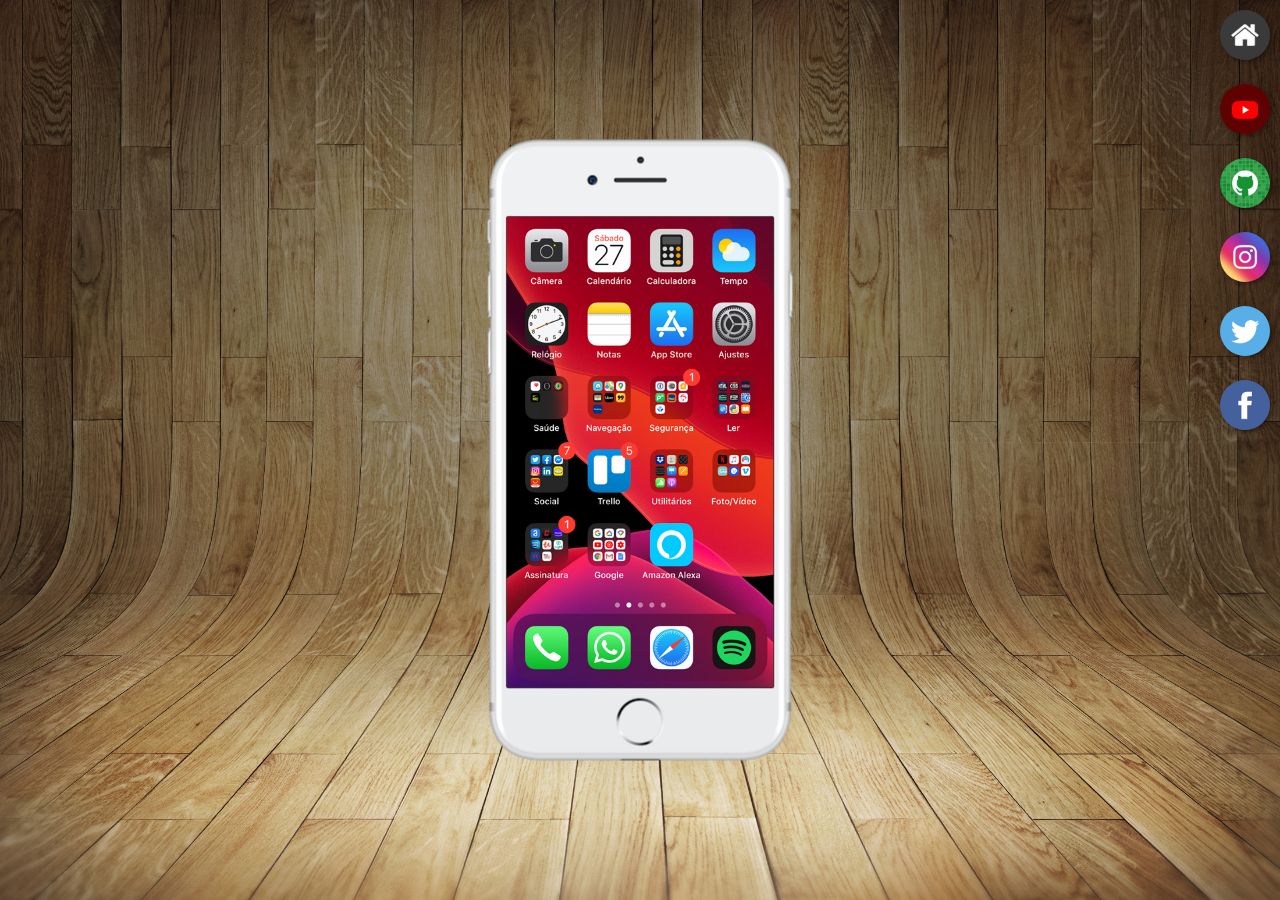
<file: index.html>
<!DOCTYPE html>
<html lang="pt-br">
<head>
    <meta charset="UTF-8">
    <meta name="viewport" content="width=device-width, initial-scale=1.0">
    <link rel="shortcut icon" href="favicon.ico" type="image/x-icon">
    <link rel="stylesheet" href="estilos/style.css">
    <title>Projeto Redes Sociais</title>
</head>
<body>
    <main>
        <section id="telefone">
            <iframe src="home.html" name="tela" id="tela" frameborder="0">
               Seu navegador não é compatível com isso. 
            </iframe>
        </section>
        <section id="redes-sociais">
            <a href="home.html" target="tela"><img src="imagens/logo-home.jpg" alt="Home"></a> <br>
            <a href="youtube.html" target="tela"><img src="imagens/logo-youtube.jpg" alt="YouTube"></a> <br>
            <a href="github.html" target="tela"><img src="imagens/logo-github.jpg" alt="GitHub"></a> <br>
            <a href="instagram.html" target="tela"><img src="imagens/logo-instagram.jpg" alt="Instagram"></a> <br>
            <a href="twitter.html" target="tela"><img src="imagens/logo-twitter.jpg" alt="Twitter"></a> <br>
            <a href="facebook.html" target="tela"><img src="imagens/logo-facebook.jpg" alt="Facebbok"></a>
        </section>
    </main>
</body>
</html>
</file>
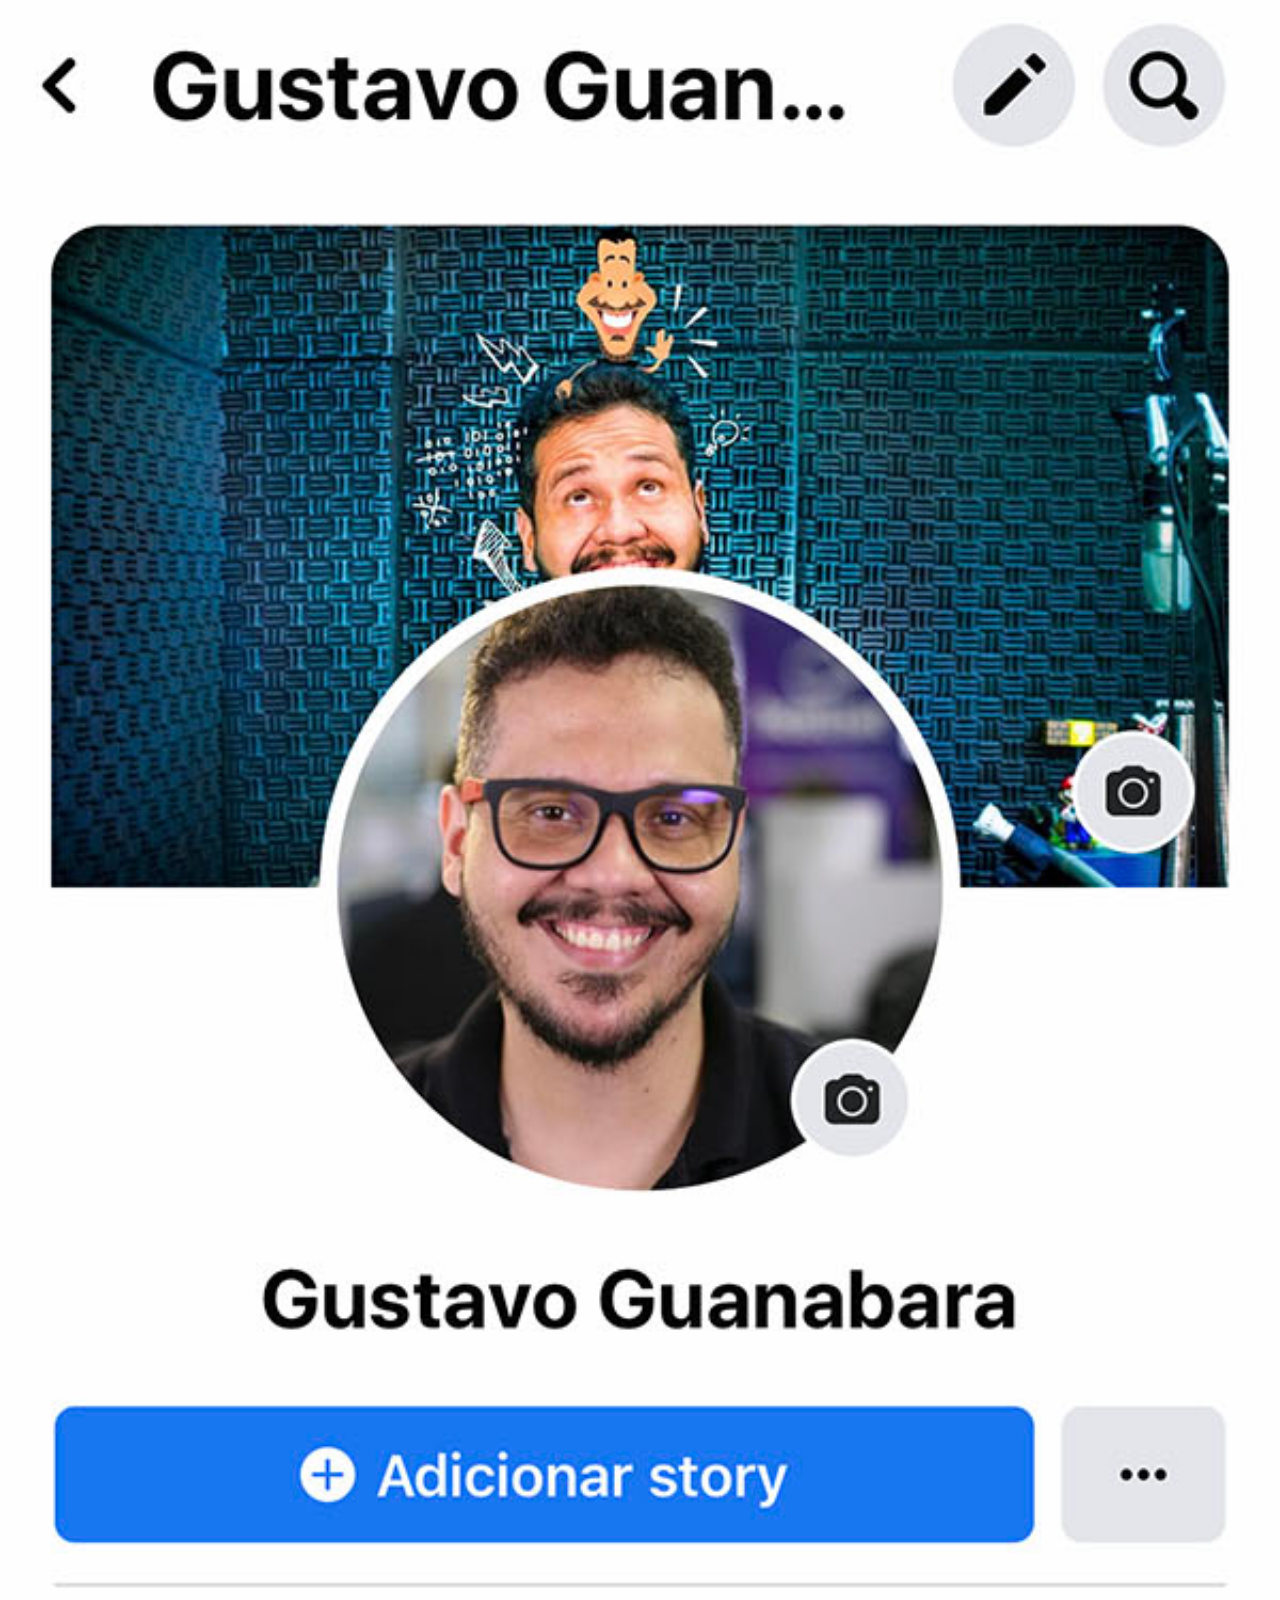
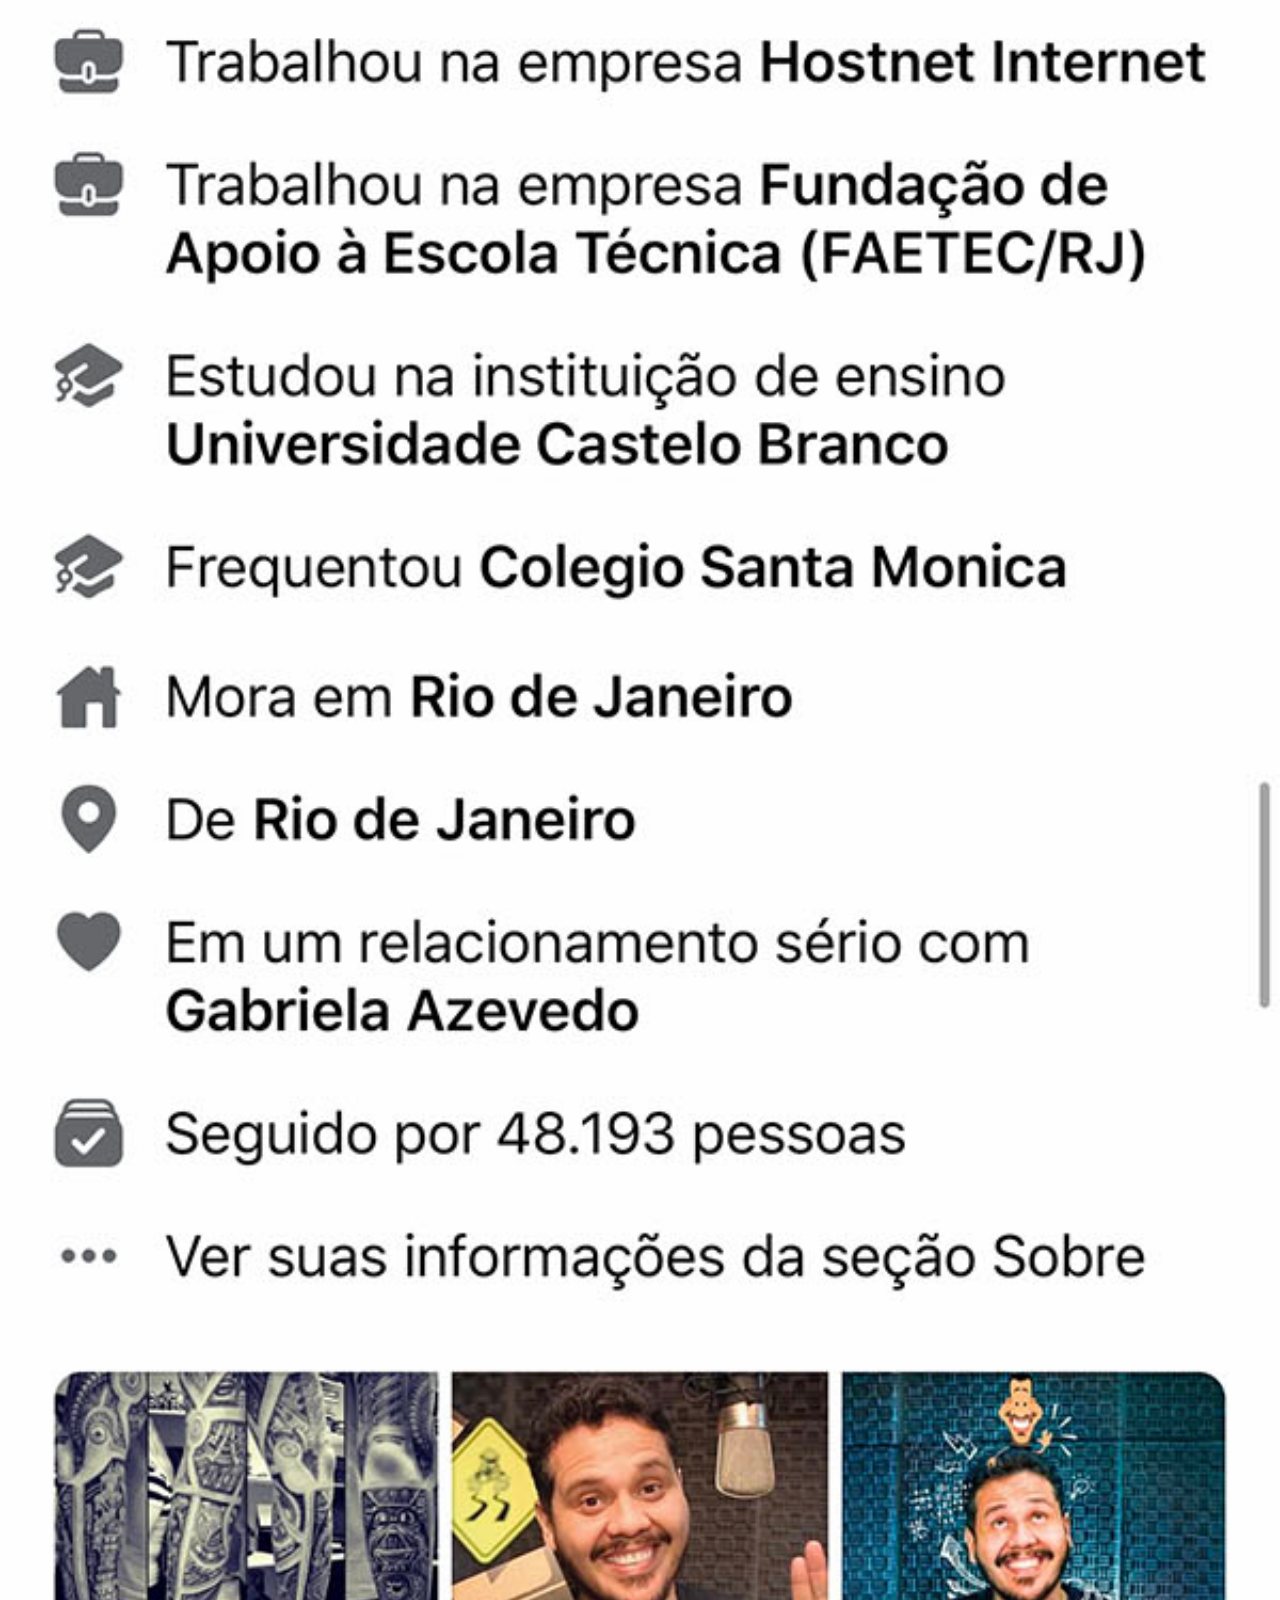
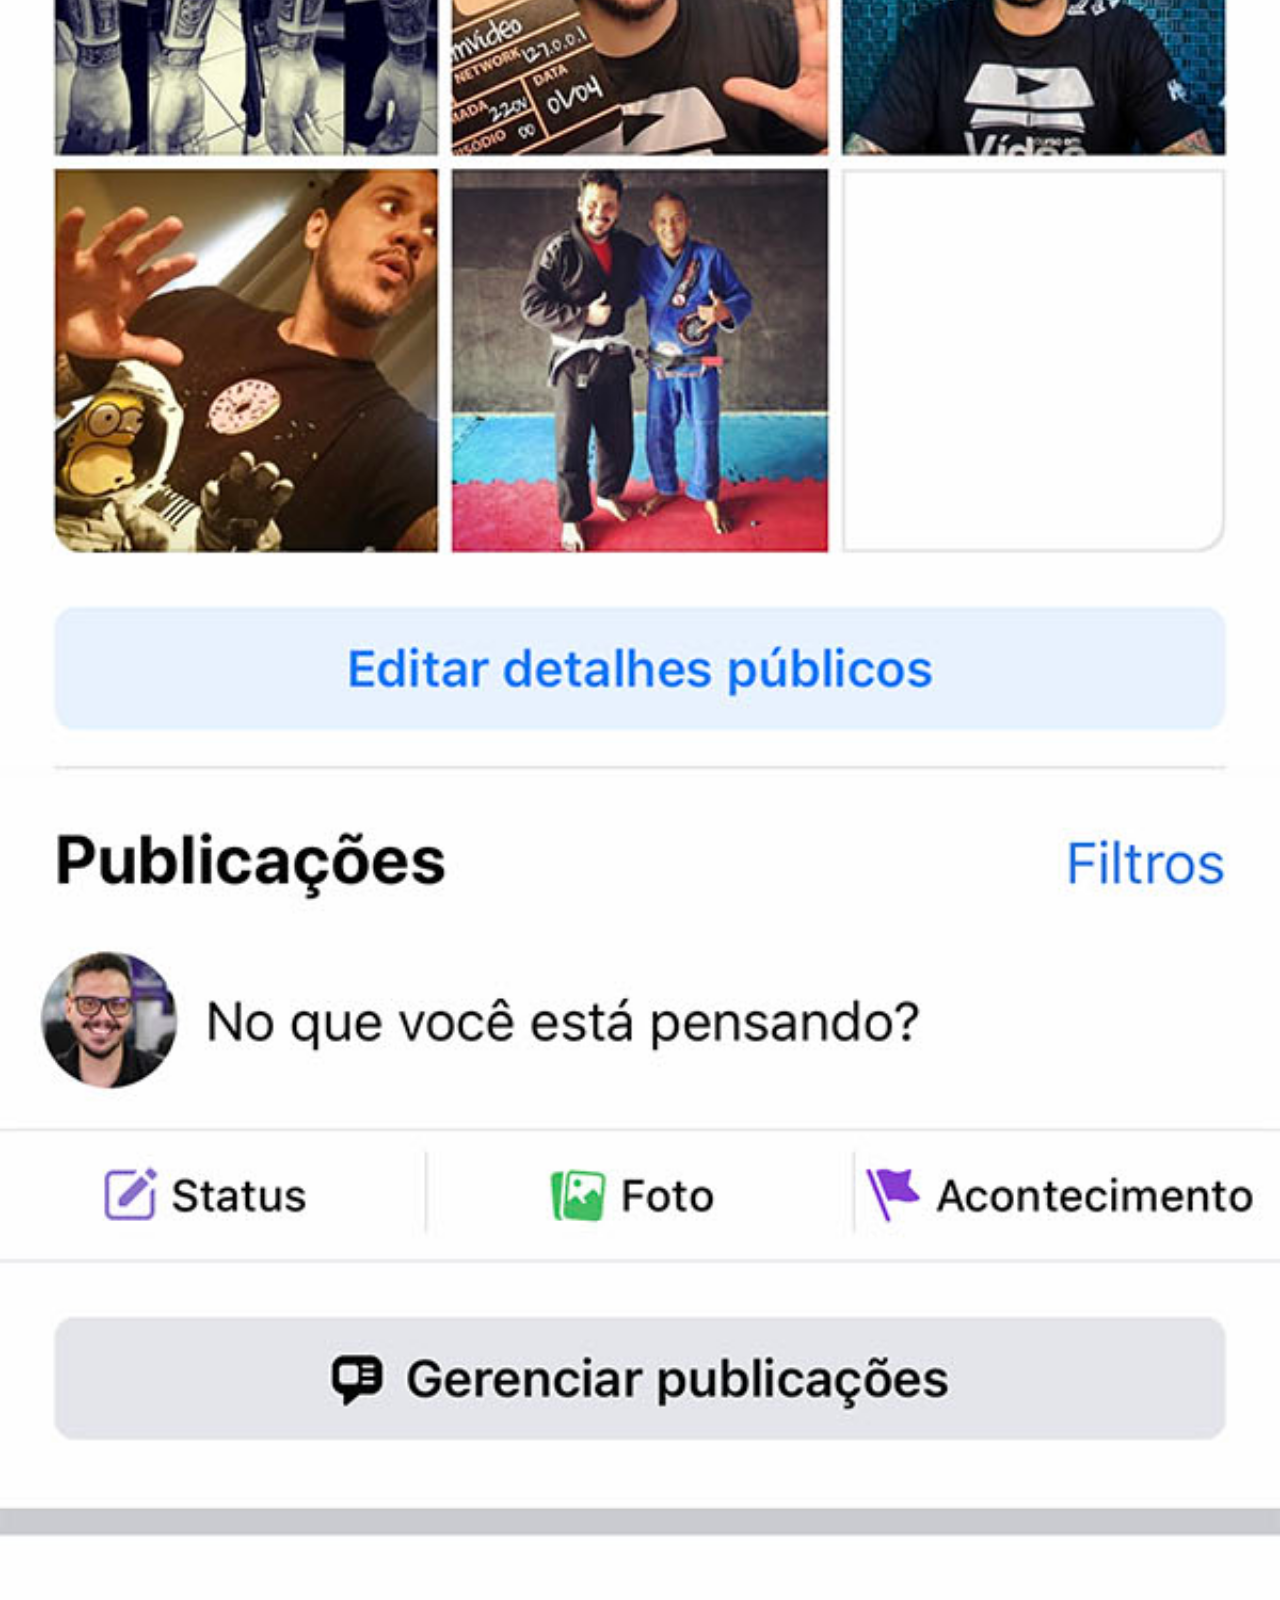
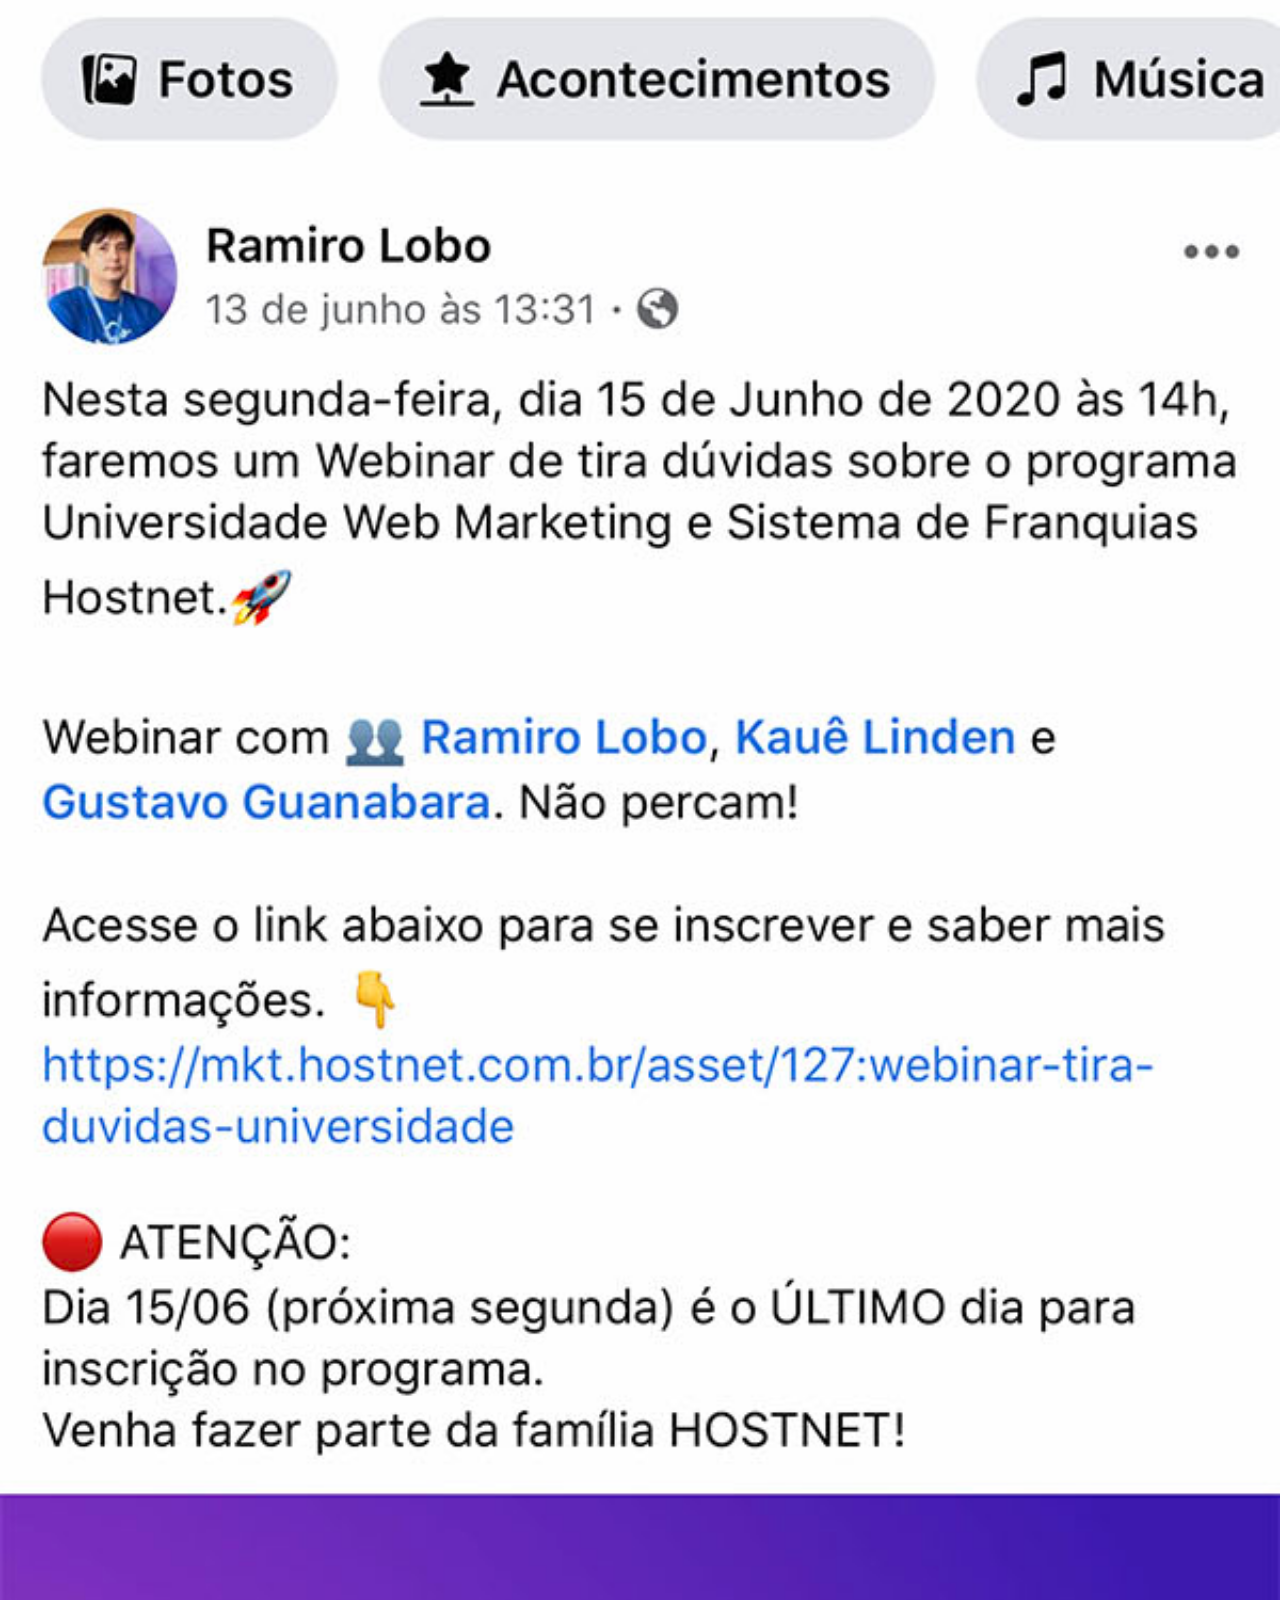
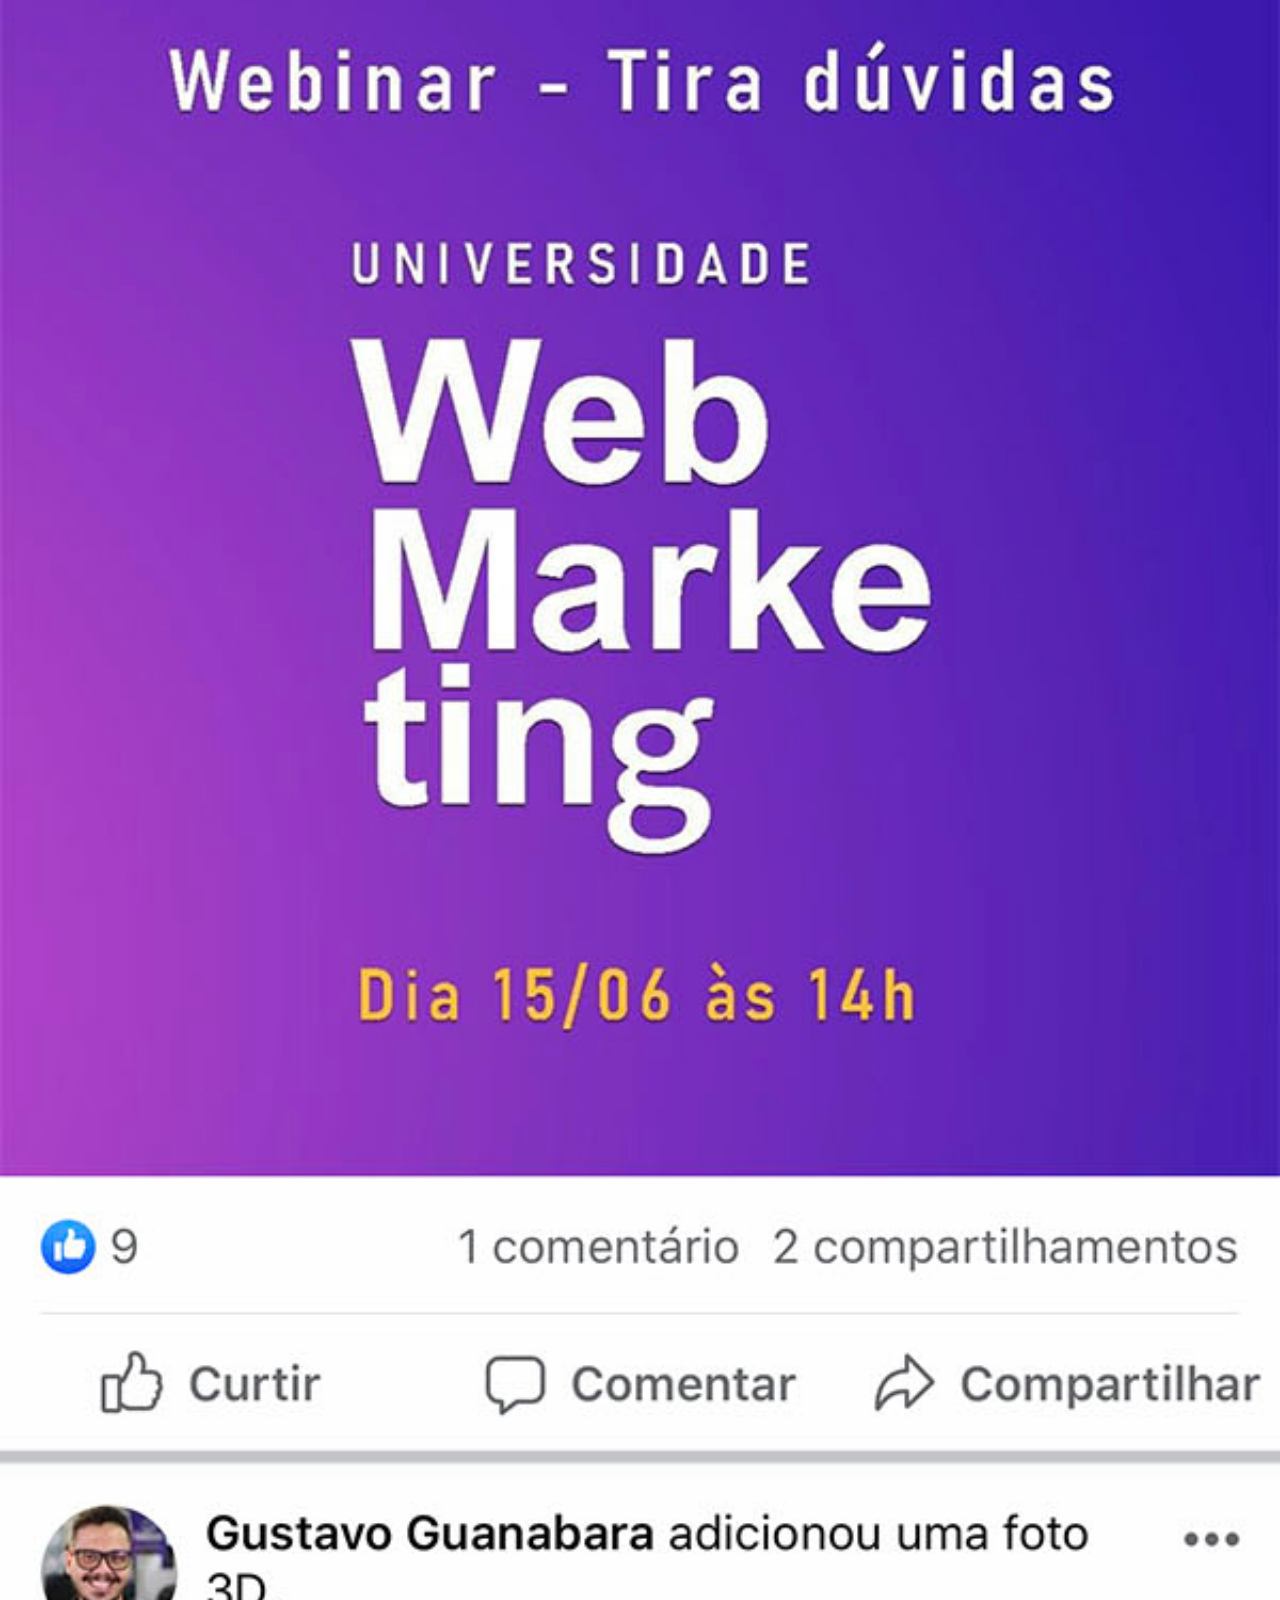
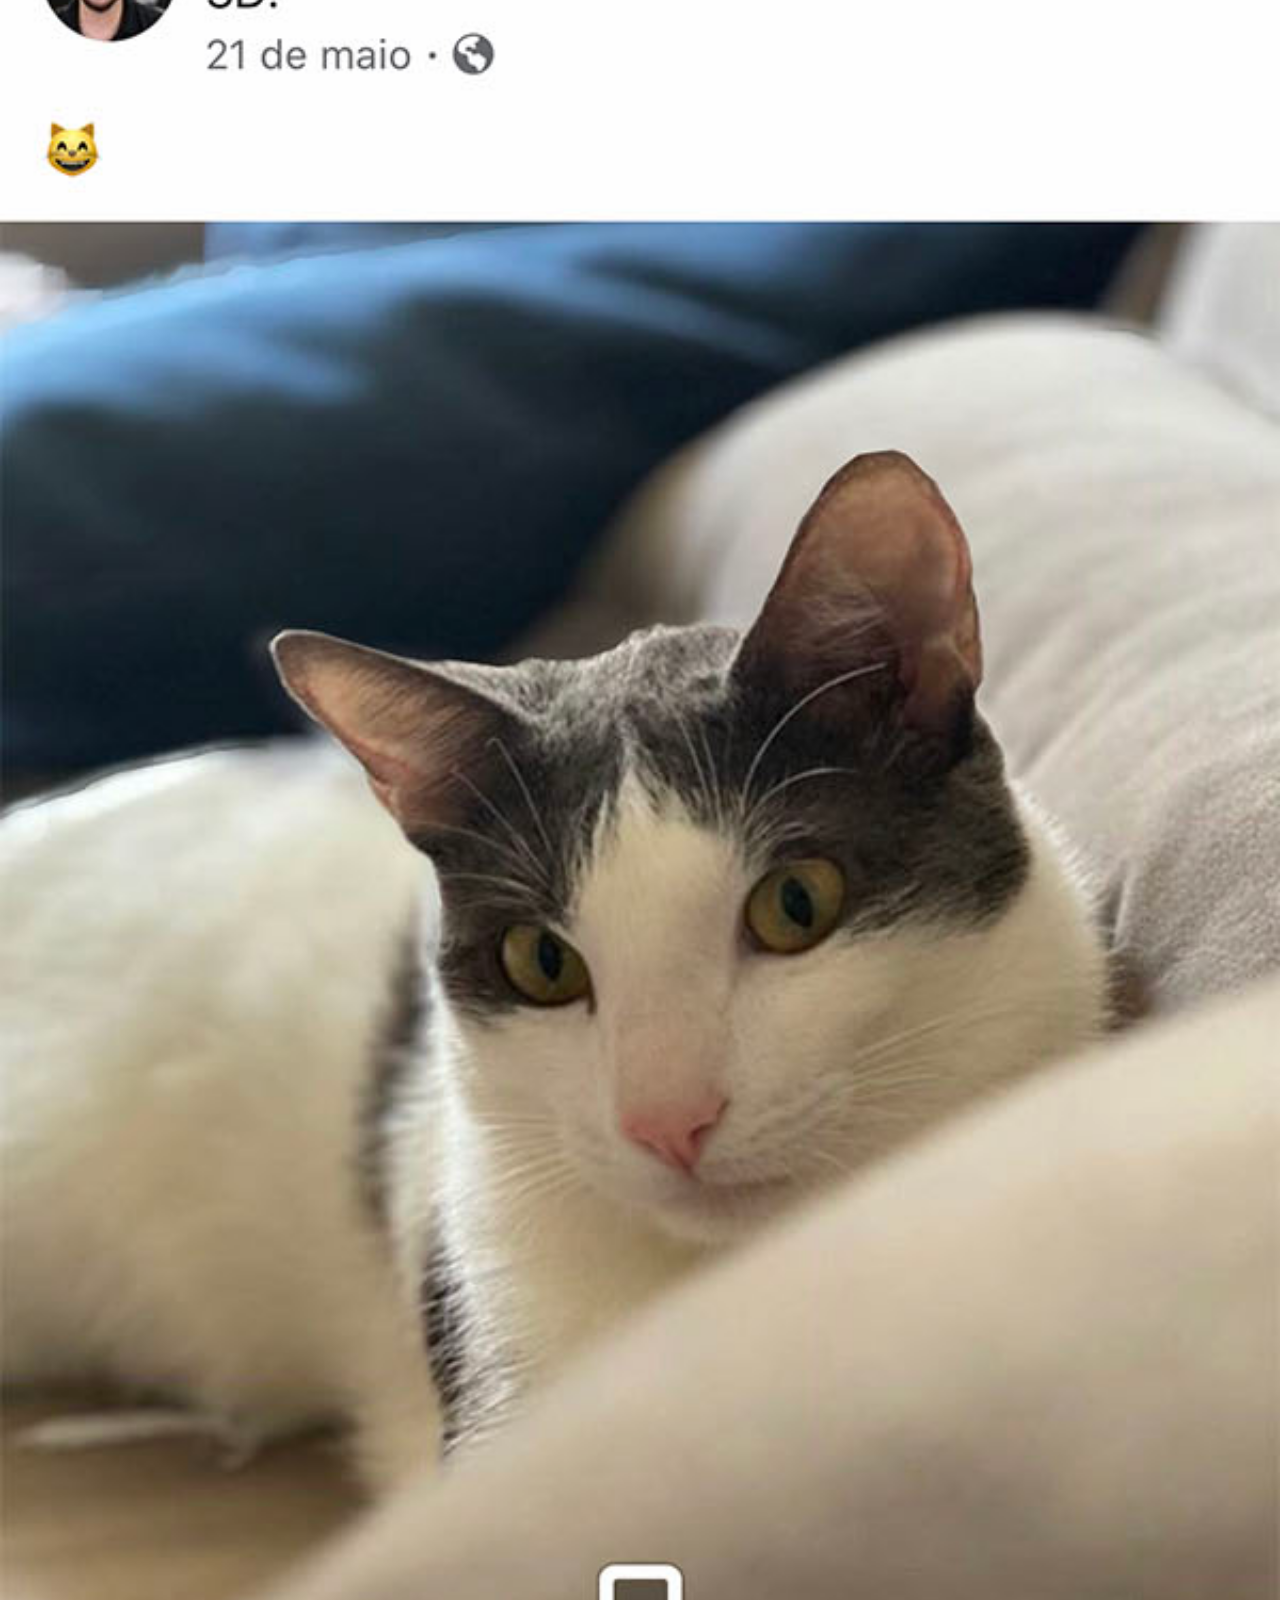
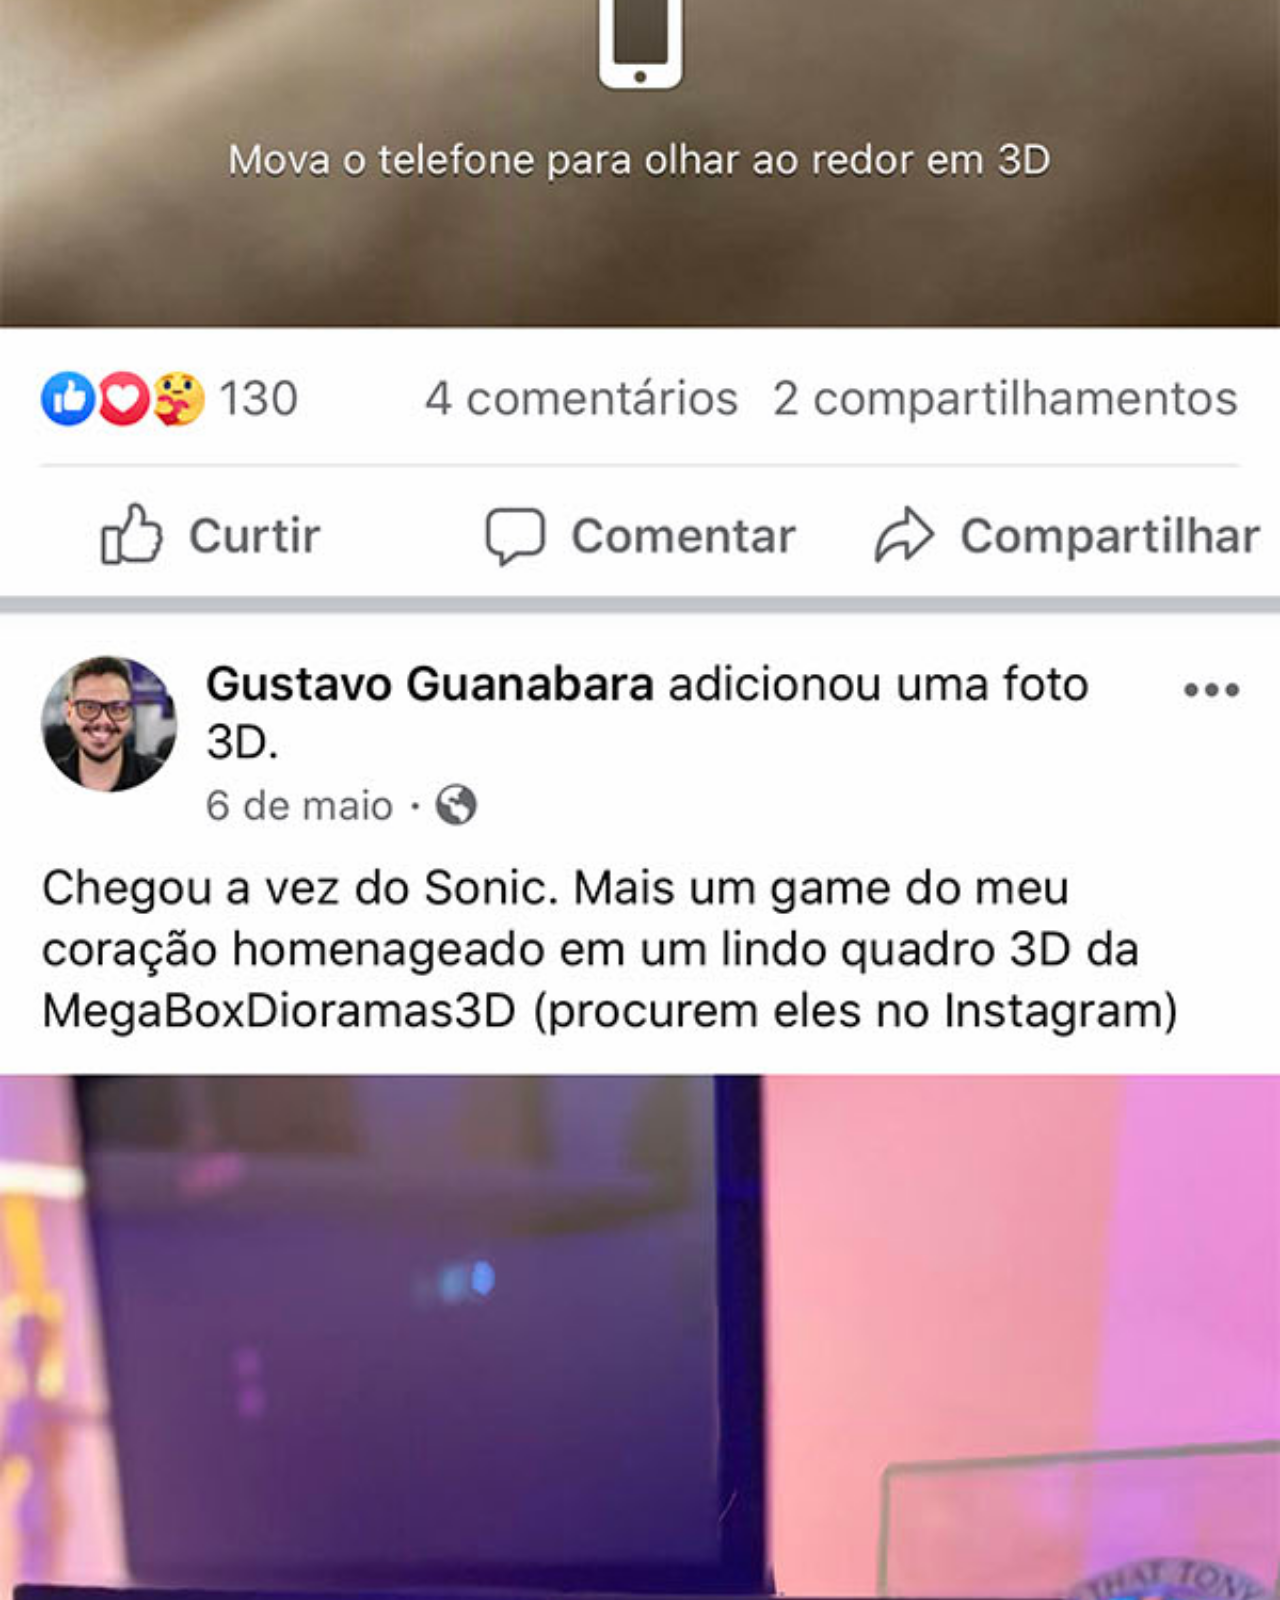
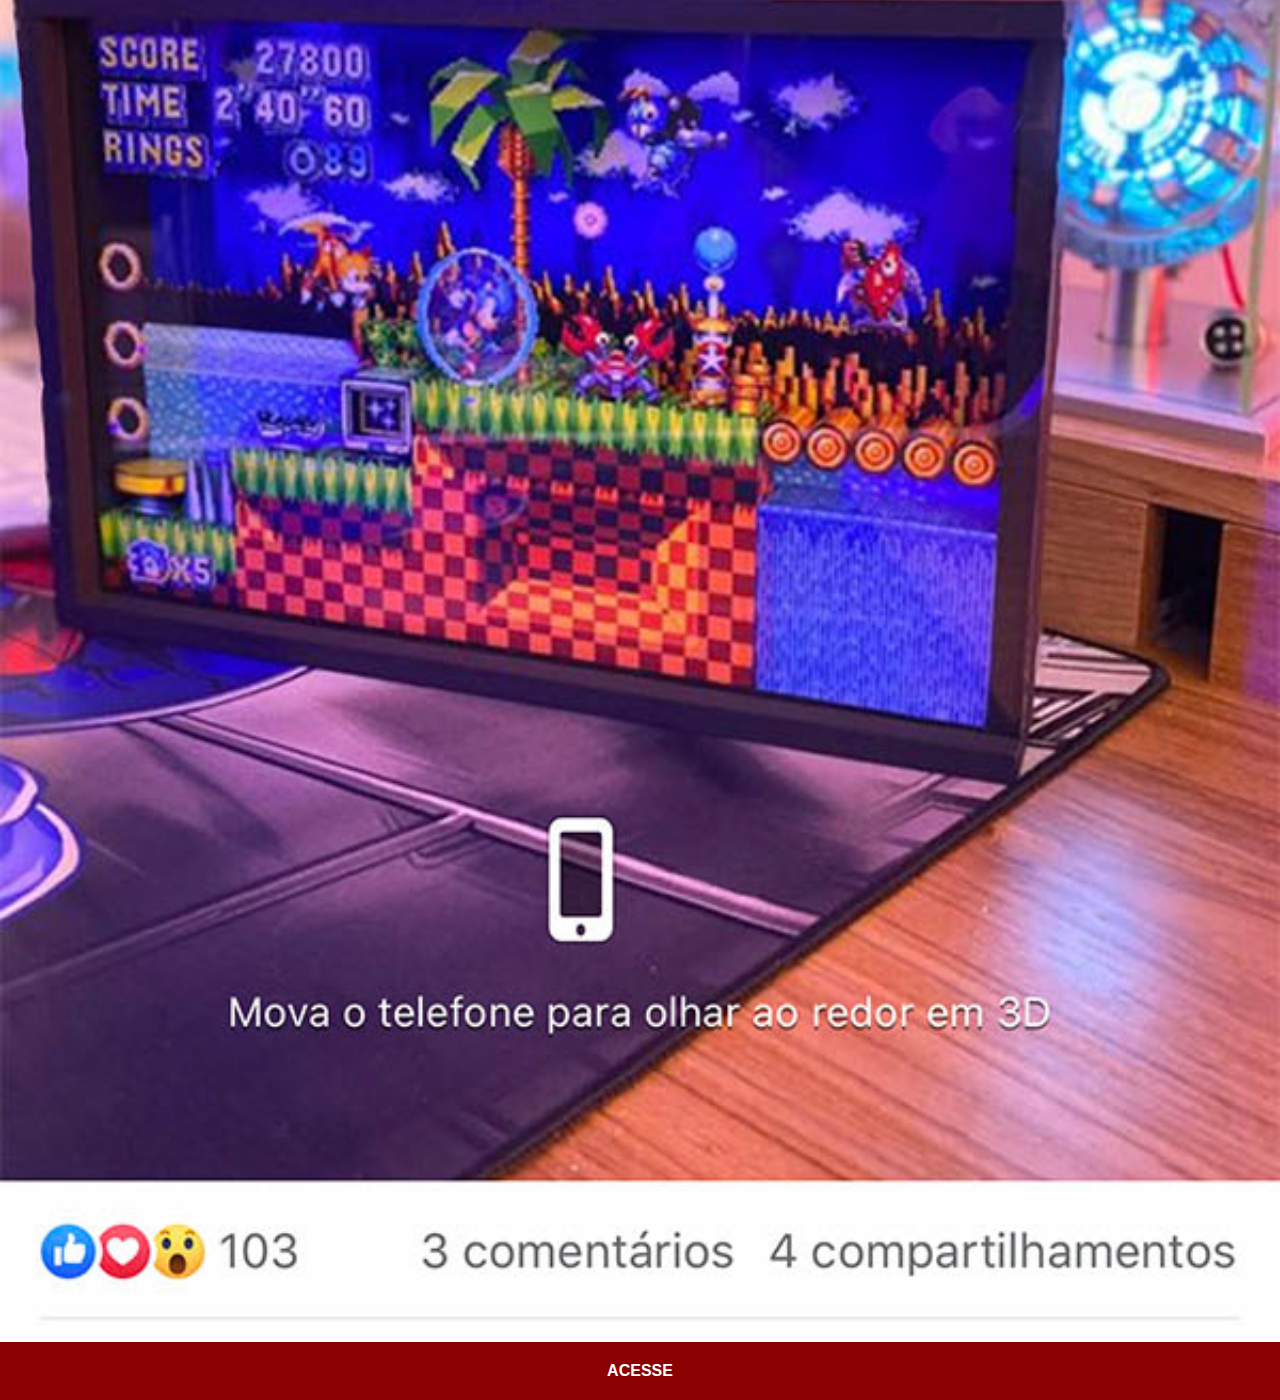
<file: facebook.html>
<!DOCTYPE html>
<html lang="pt-br">
<head>
    <meta charset="UTF-8">
    <meta name="viewport" content="width=device-width, initial-scale=1.0">
    <title>Facebook</title>
    <link rel="stylesheet" href="estilos/social.css">
</head>
<body>
    <img src="imagens/tela-facebook.jpg" alt="Facebook">
    <a href="https://www.facebook.com/gustavoguanabara/?locale=pt_BR" target="_blank">ACESSE</a>
</body>
</html>
</file>
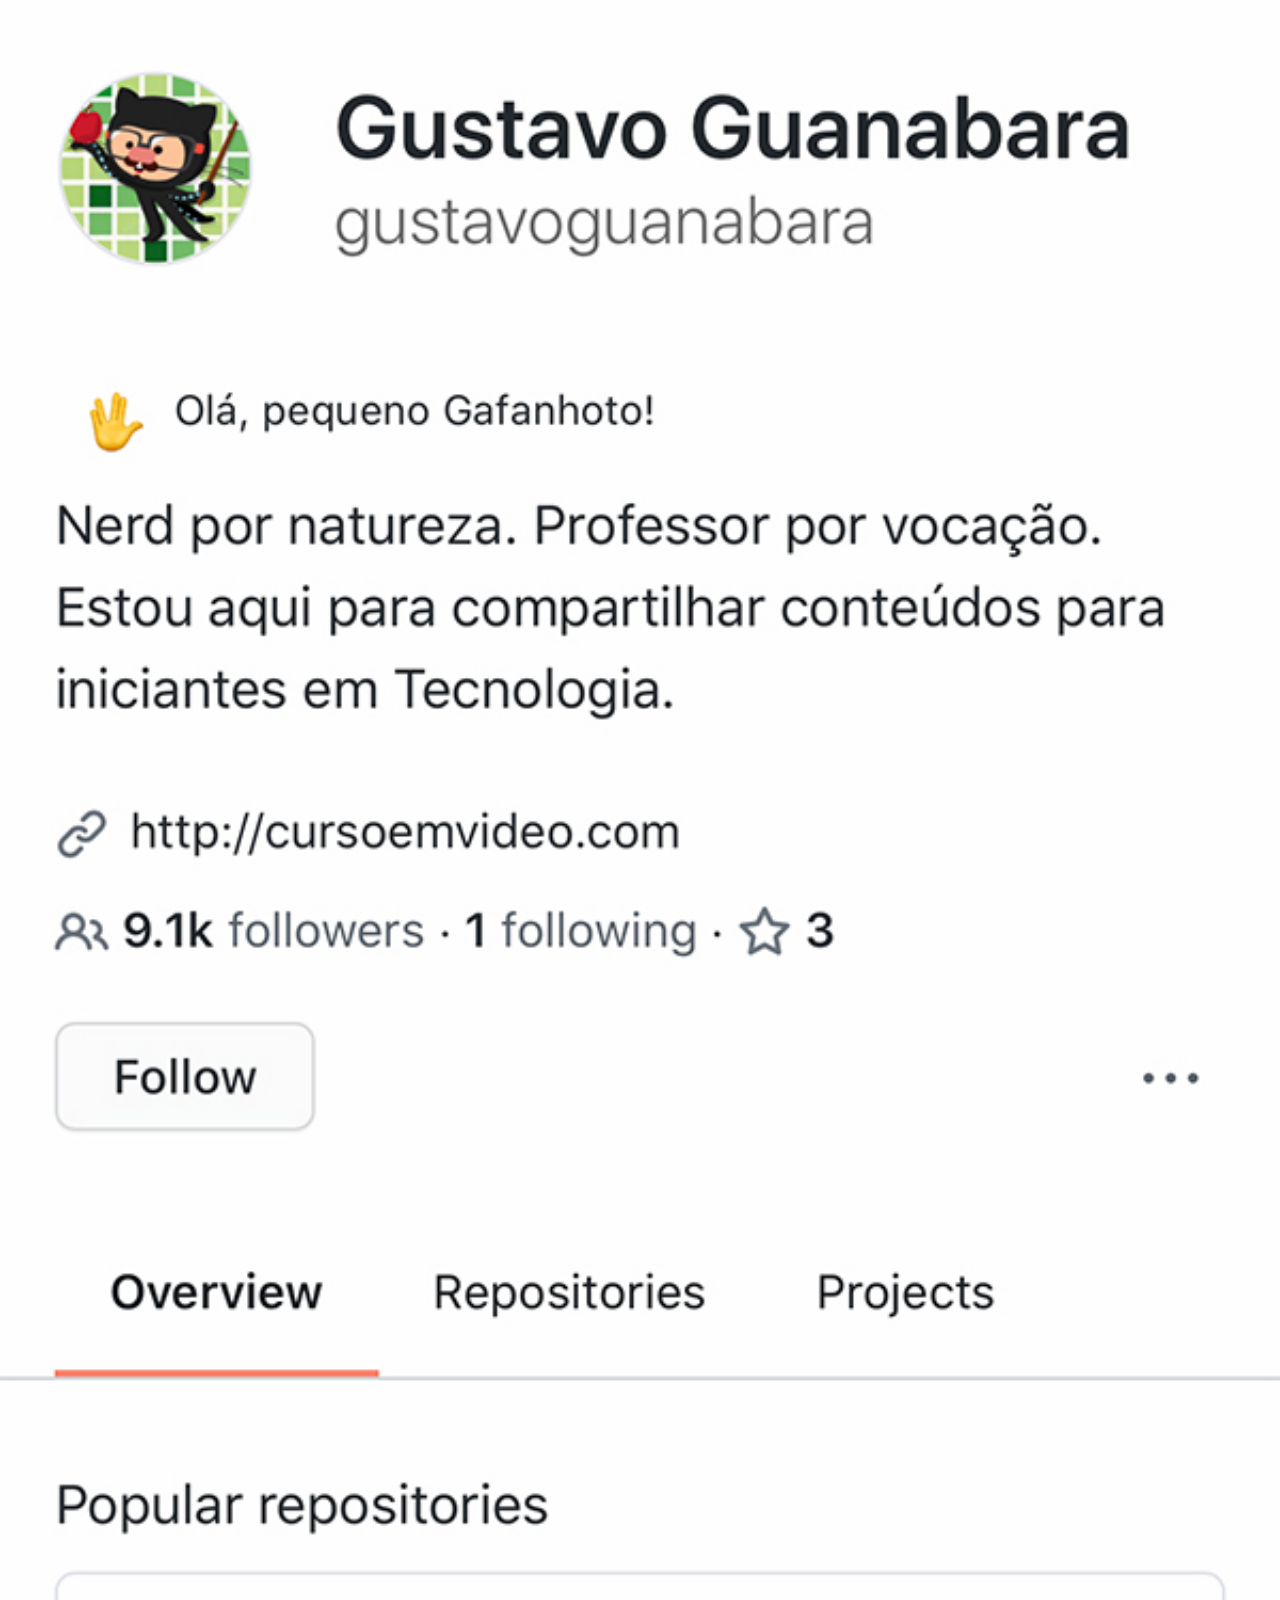
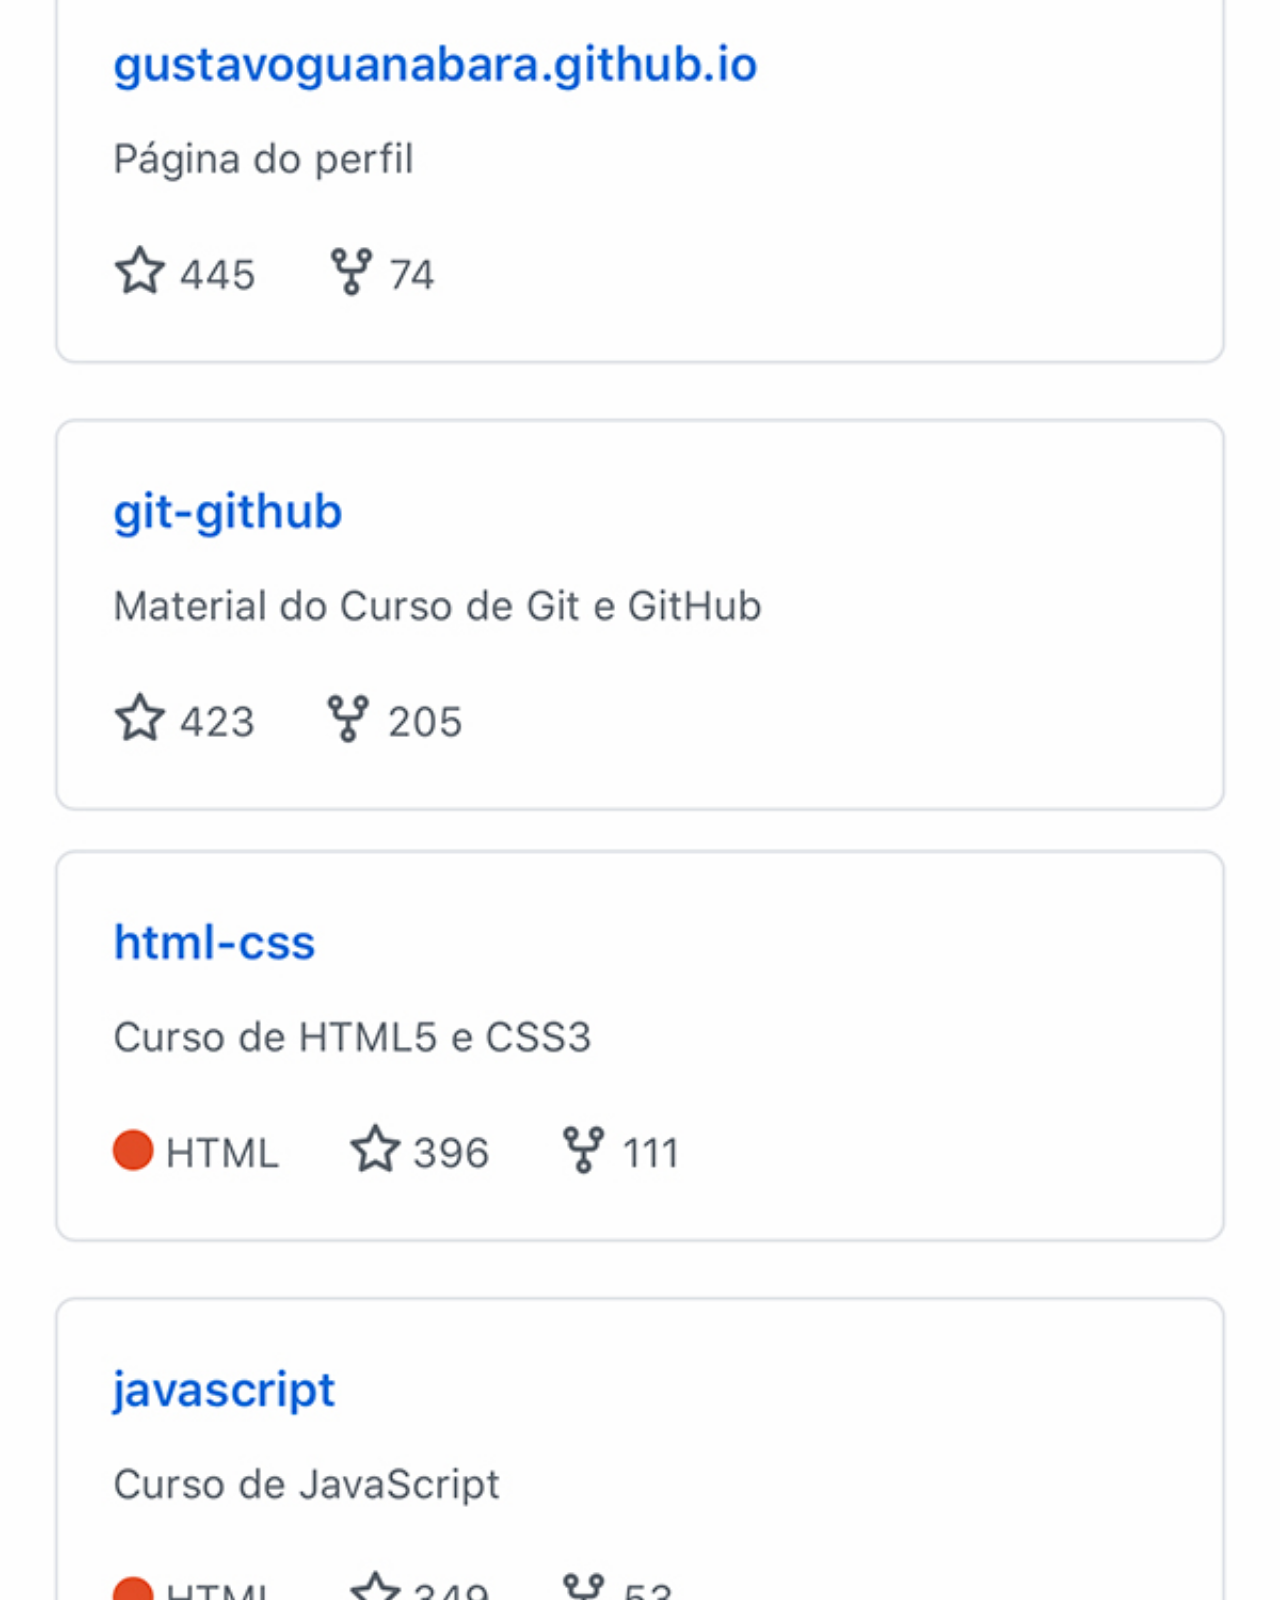
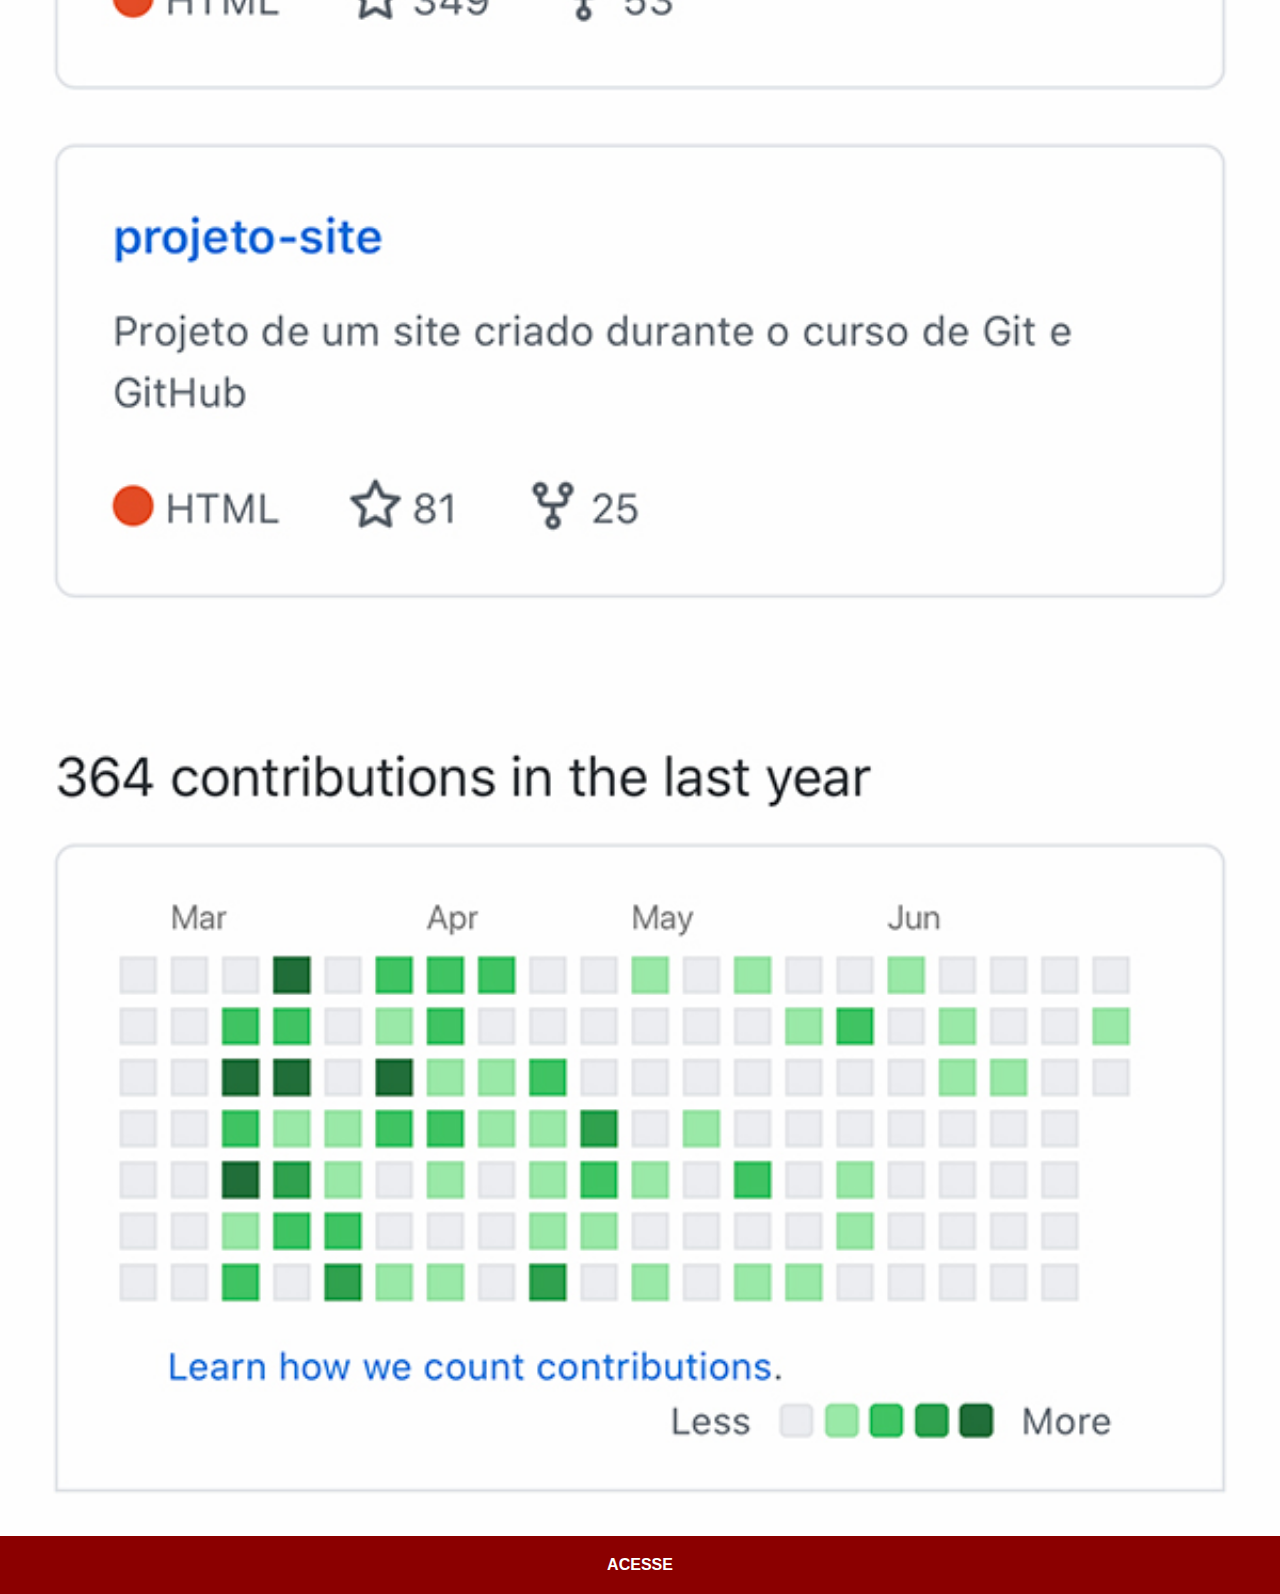
<file: github.html>
<!DOCTYPE html>
<html lang="pt-br">
<head>
    <meta charset="UTF-8">
    <meta name="viewport" content="width=device-width, initial-scale=1.0">
    <link rel="stylesheet" href="estilos/social.css">
    <title>GitHub</title>
</head>
<body>
    <img src="imagens/tela-github.jpg" alt="GitHub">
    <a href="https://gustavoguanabara.github.io/html-css/" target="_blank">ACESSE</a>
</body>
</html>
</file>
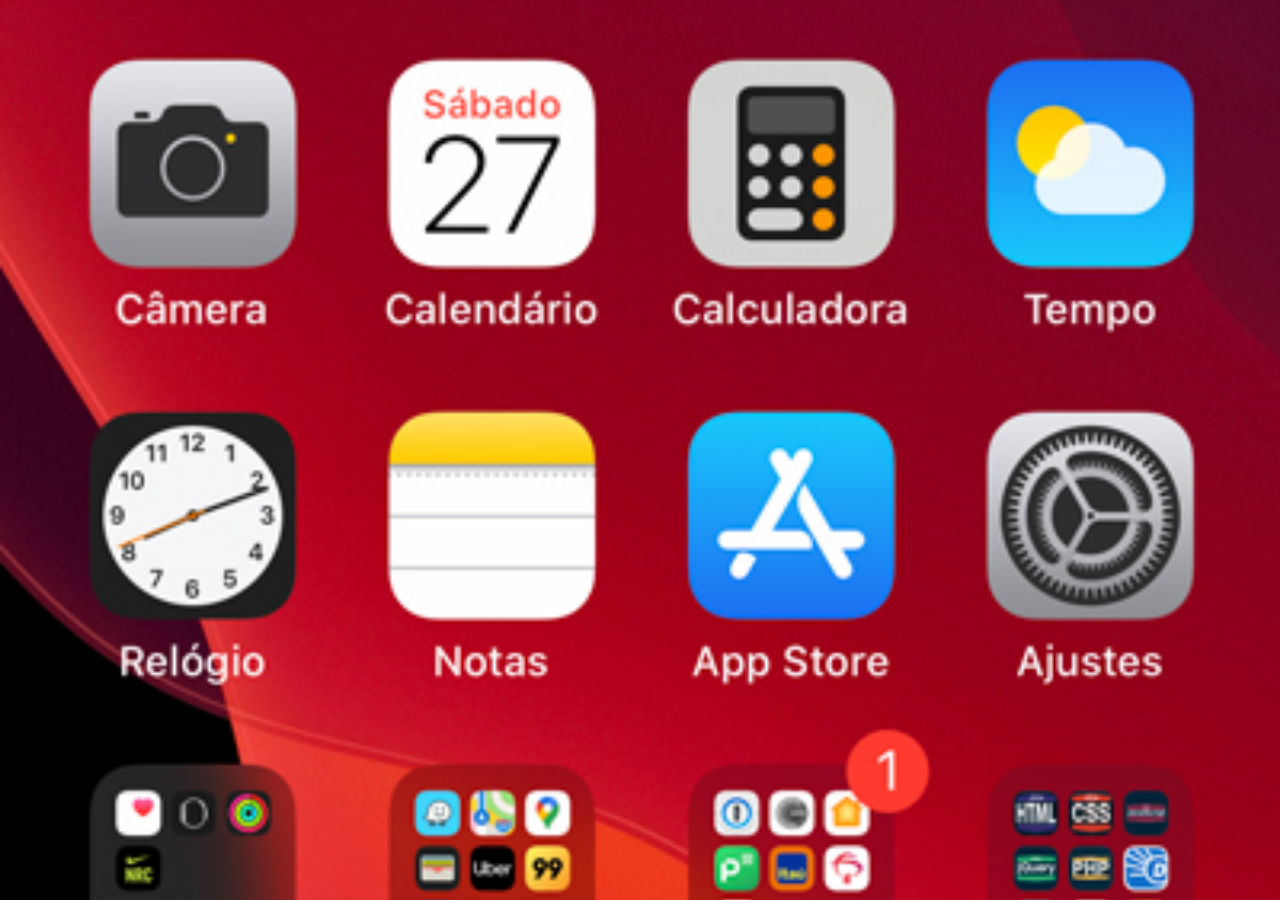
<file: home.html>
<!DOCTYPE html>
<html lang="pt-br">
<head>
    <meta charset="UTF-8">
    <meta name="viewport" content="width=device-width, initial-scale=1.0">
    <title>Home</title>
</head>
<style>
    *{
        margin: 0px;
        padding: 0px;
    }

    body {
        width: 100vw;
        height: 100vh;
        background: black url('imagens/tela-home.jpg') no-repeat top center;
        background-size: cover;
    }
</style>
<body>
    
</body>
</html>
</file>
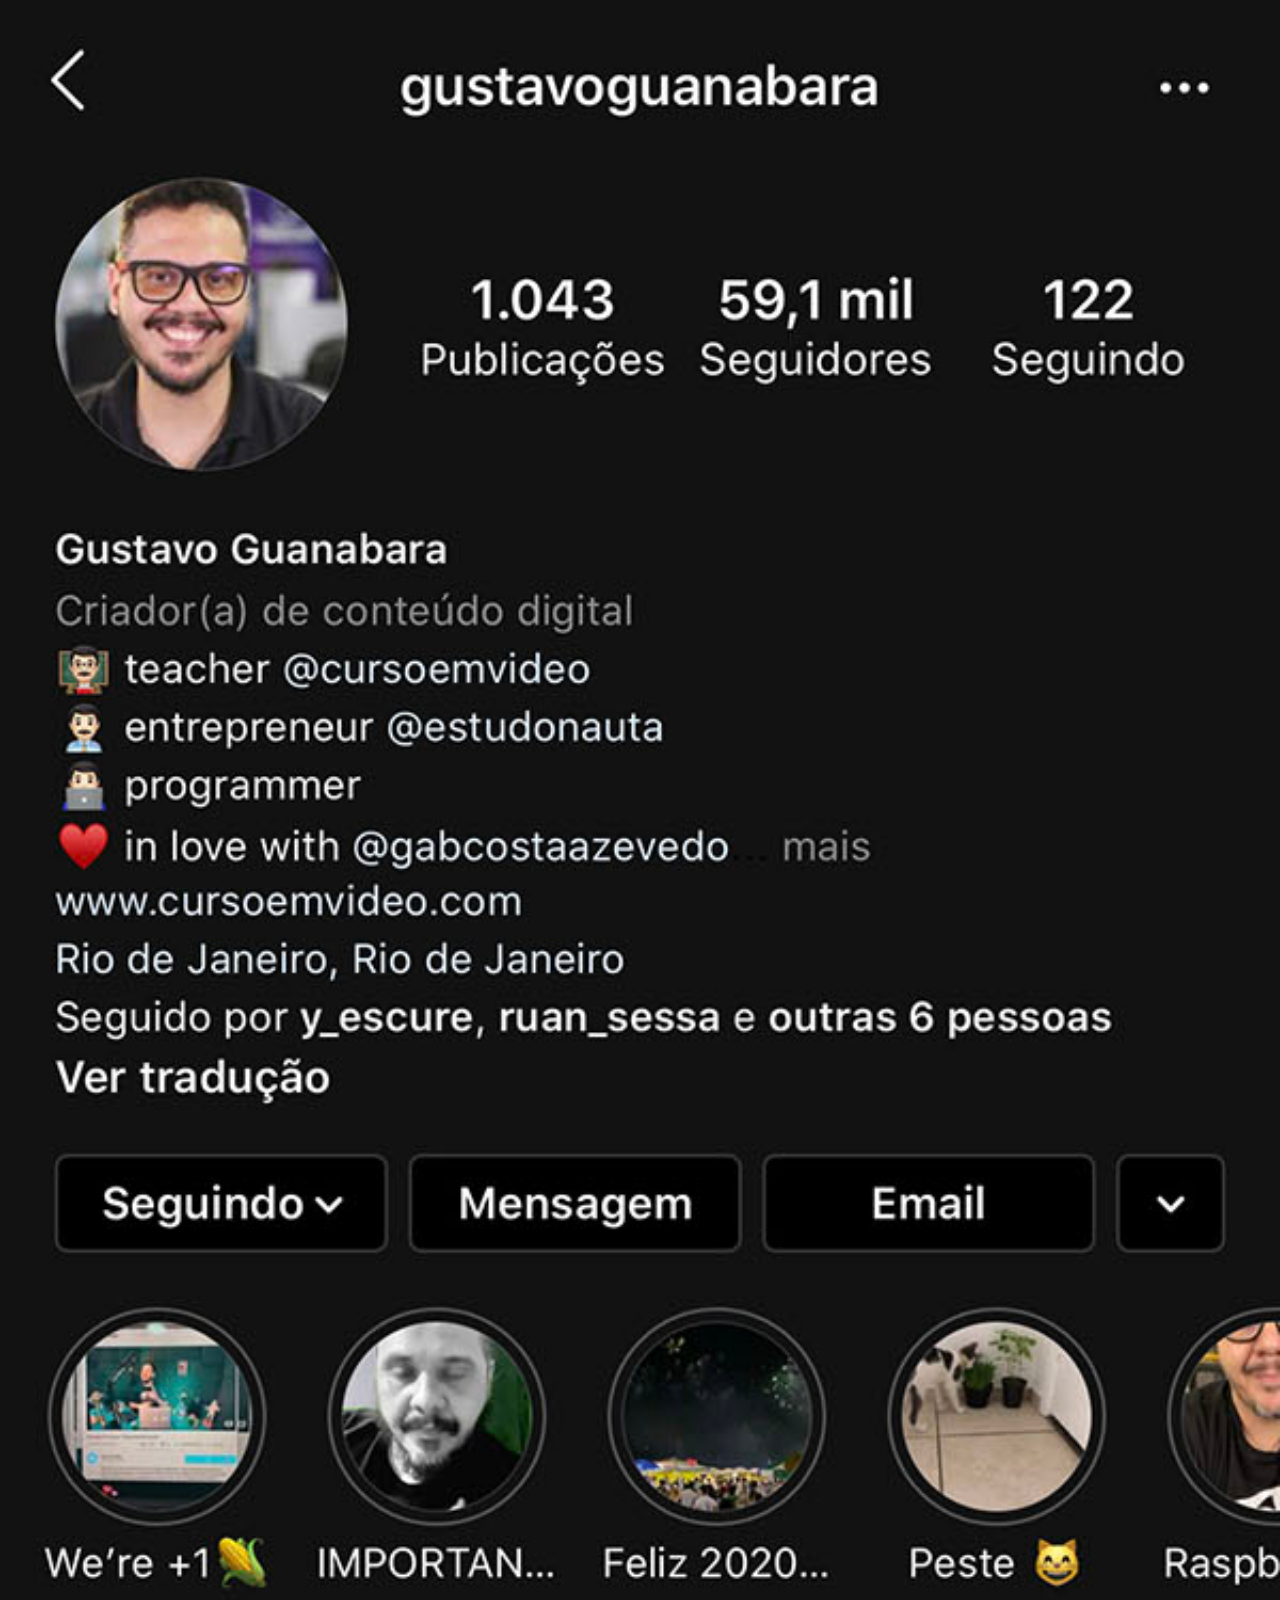
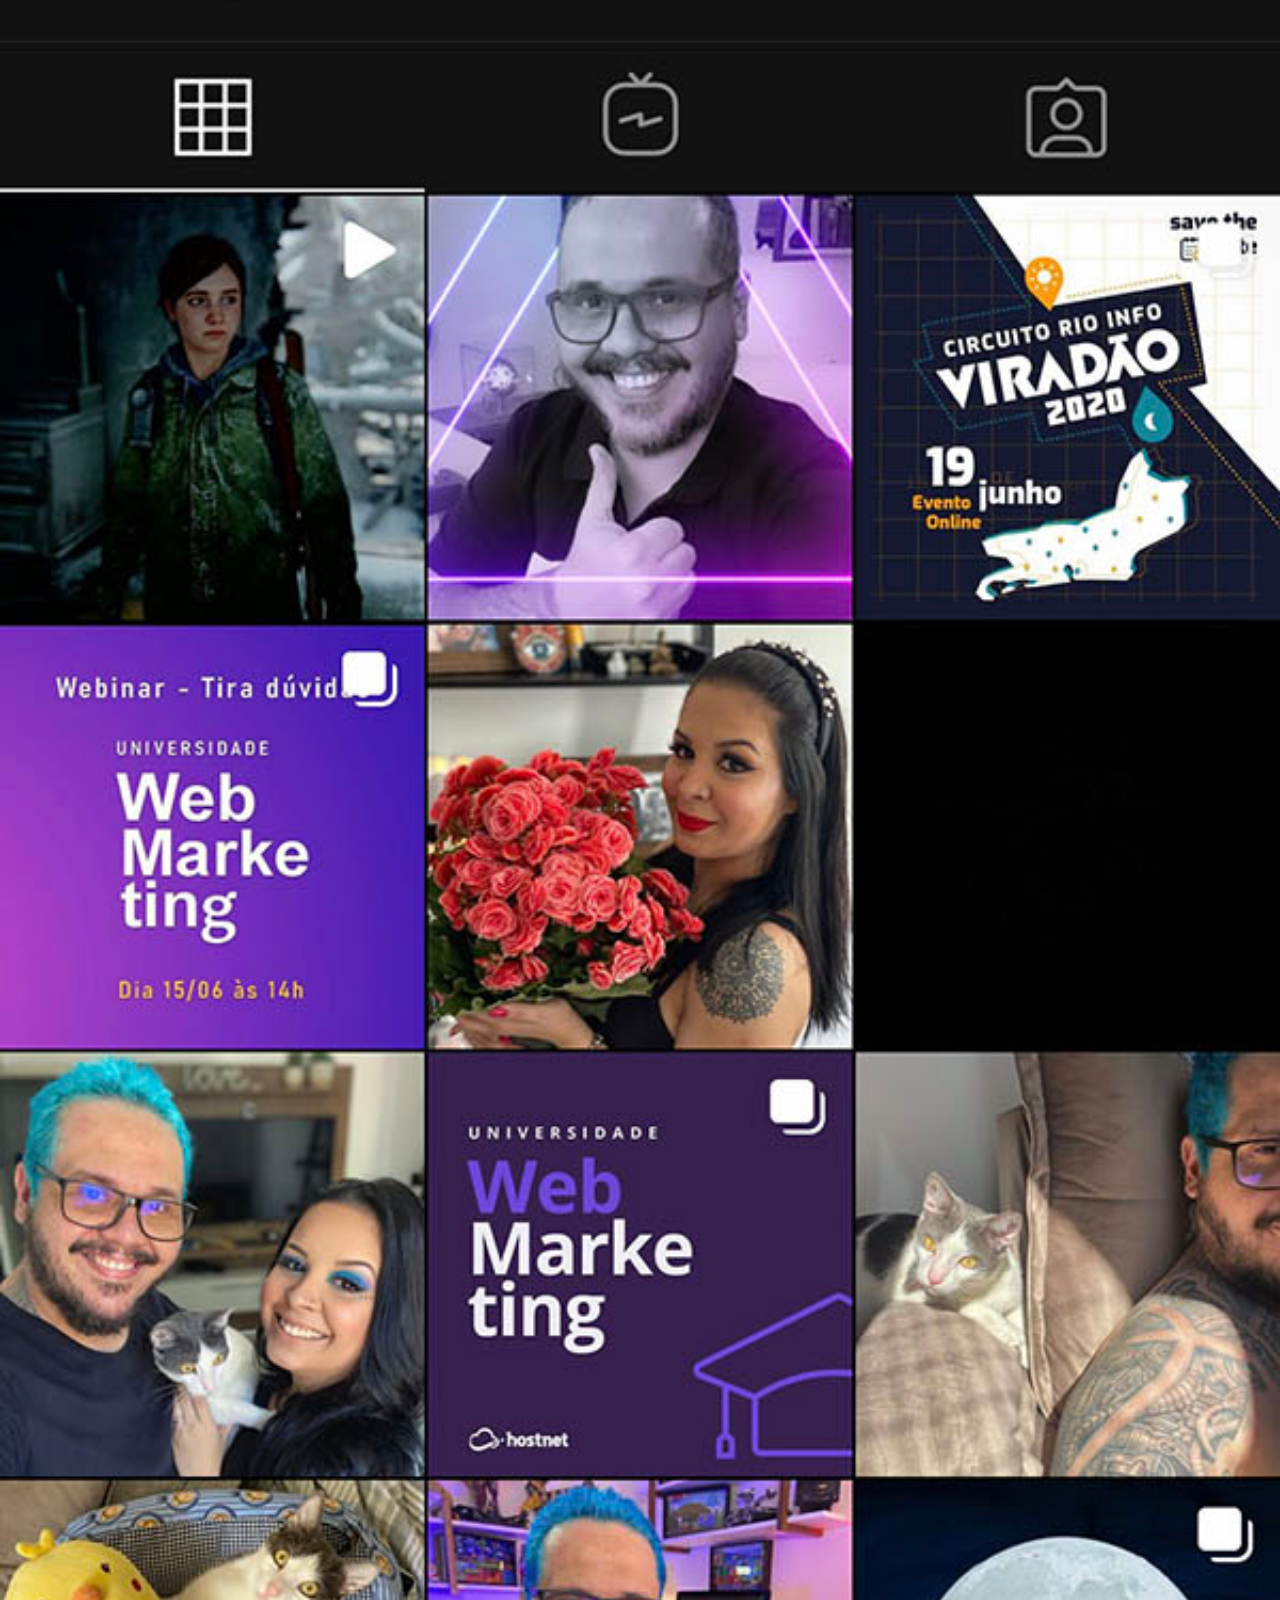
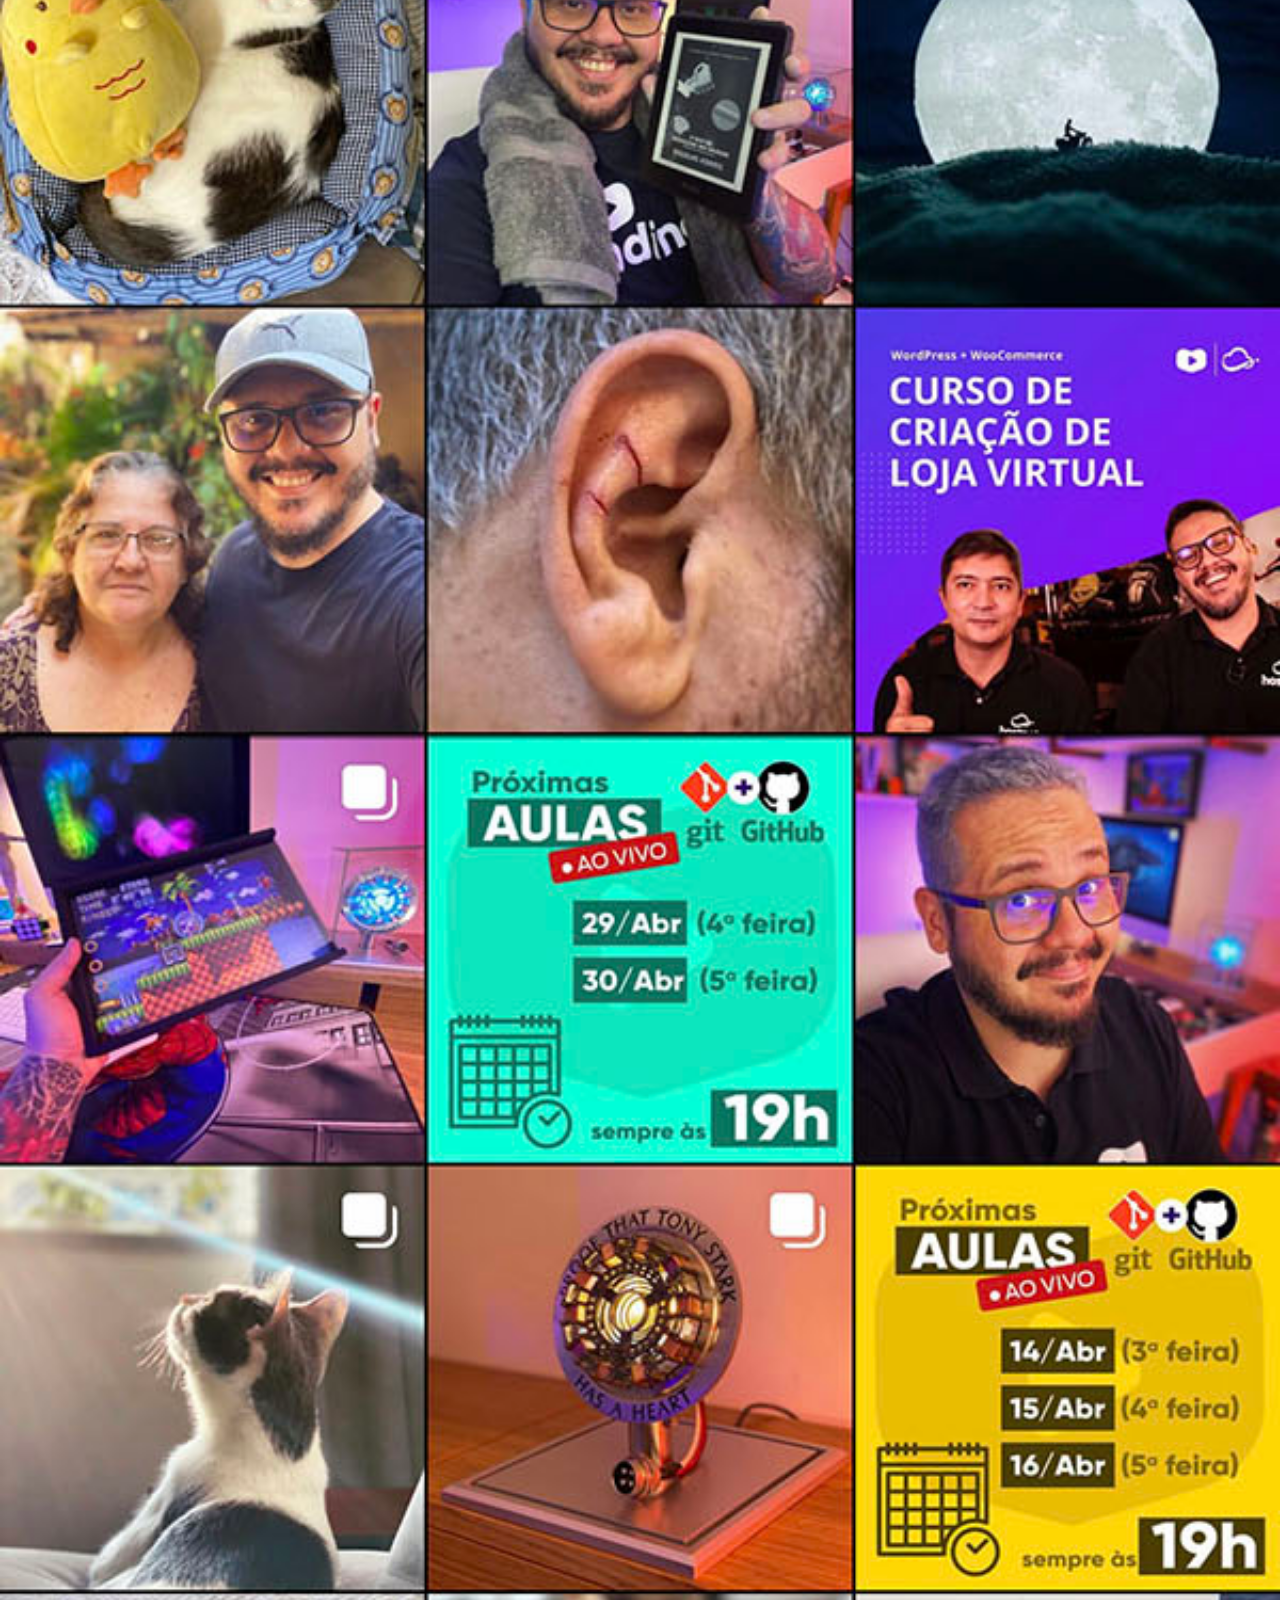
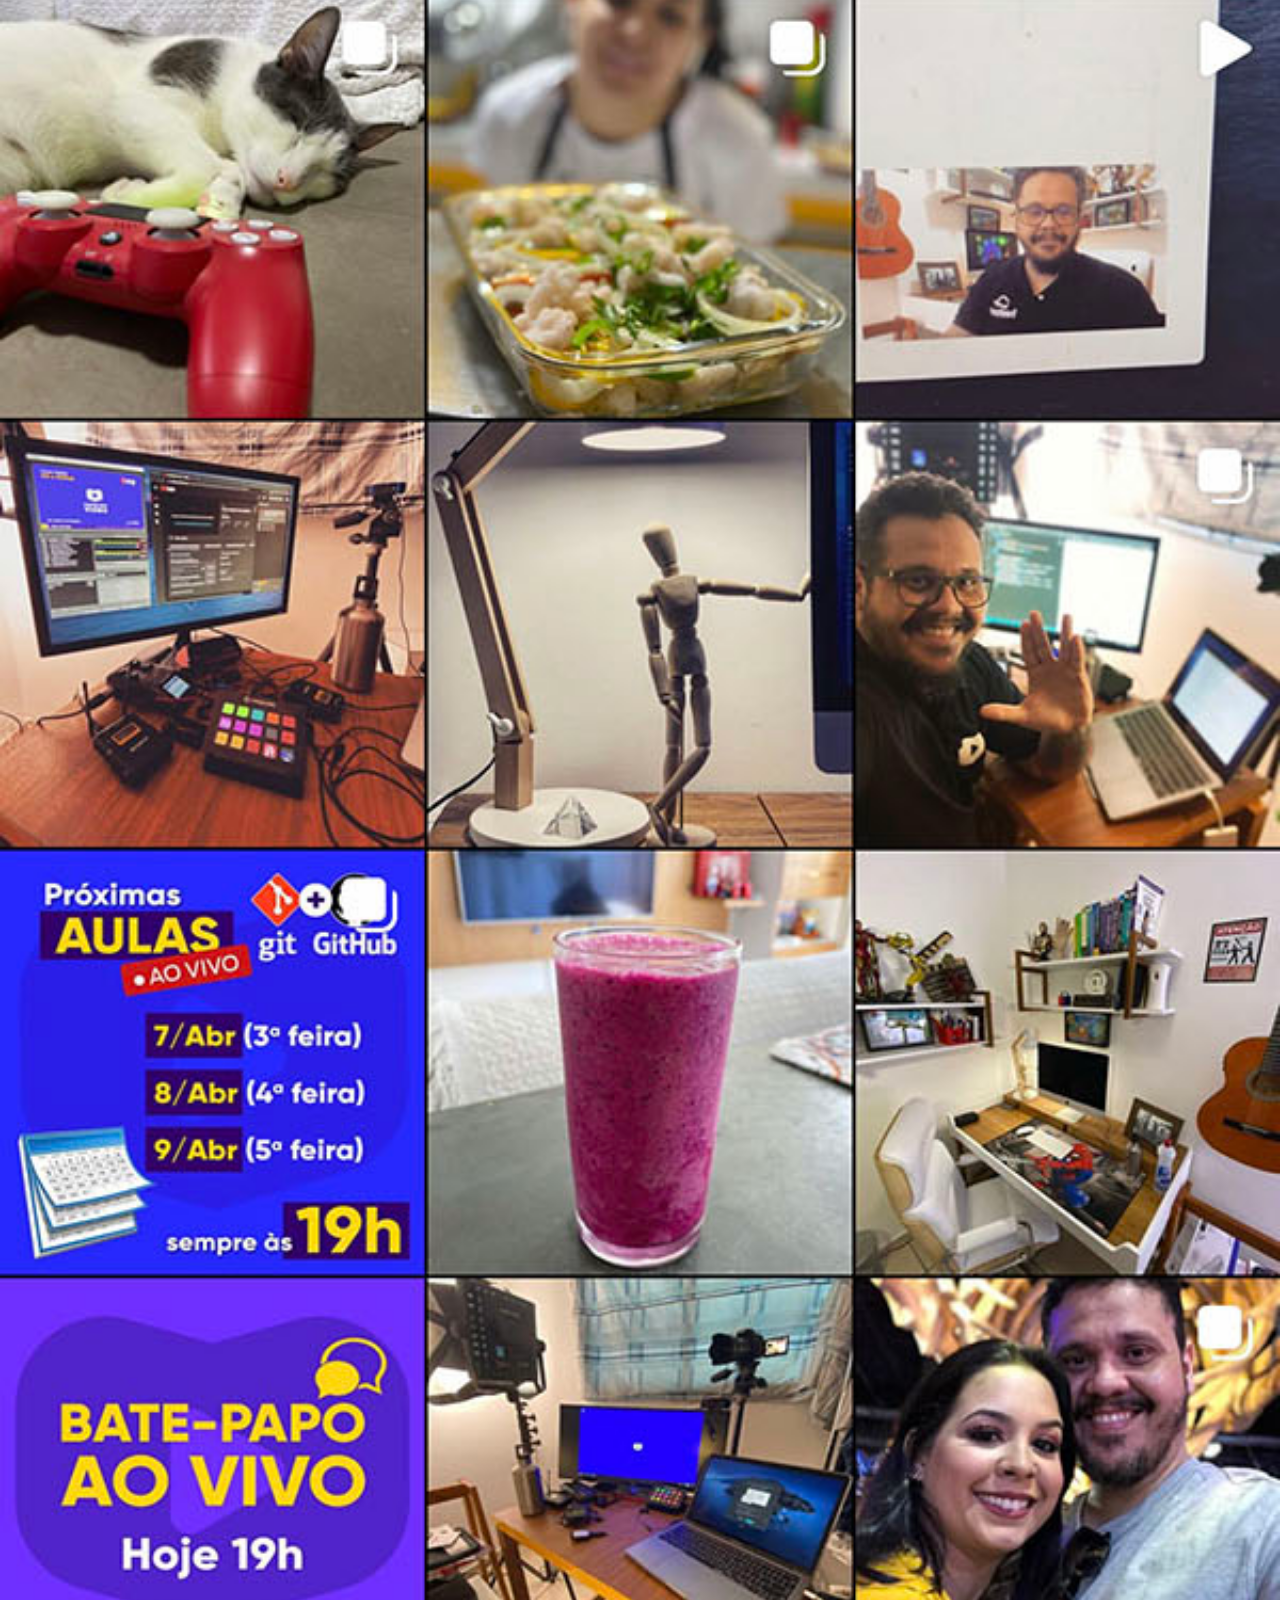
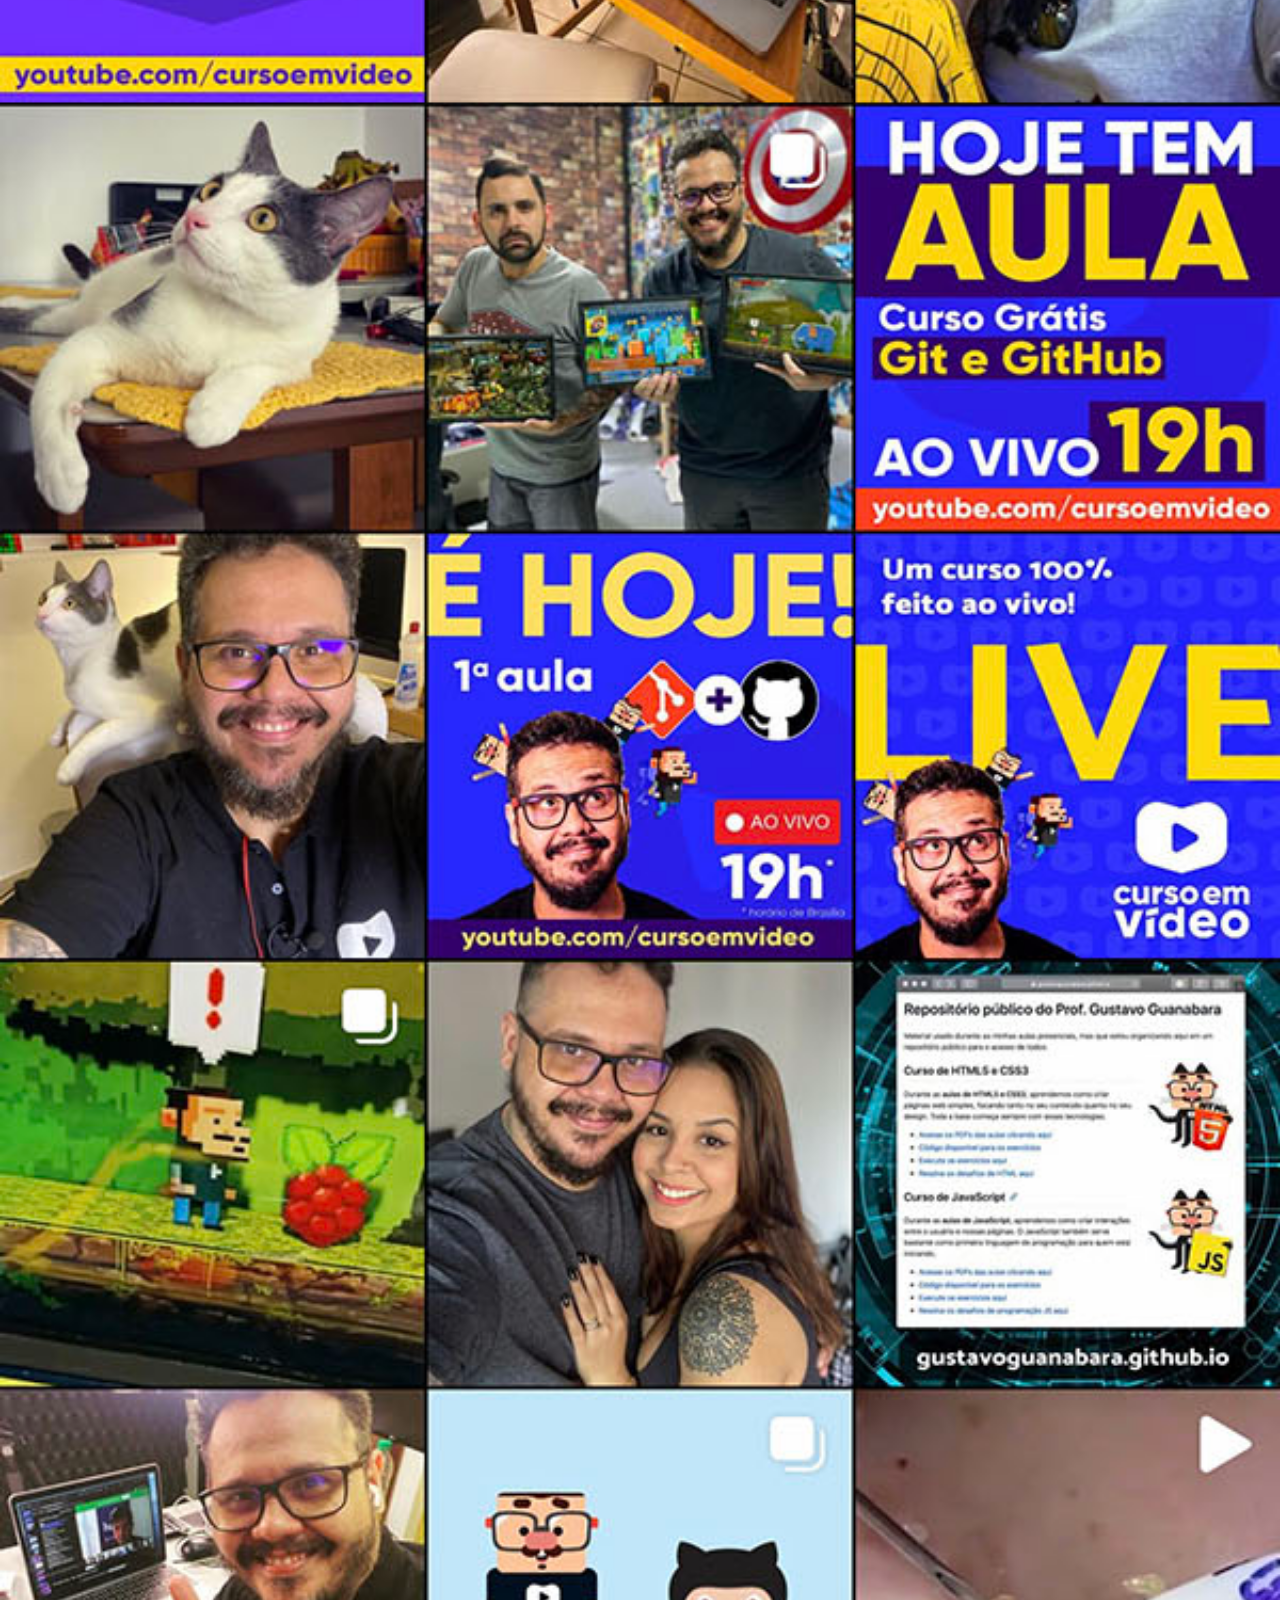
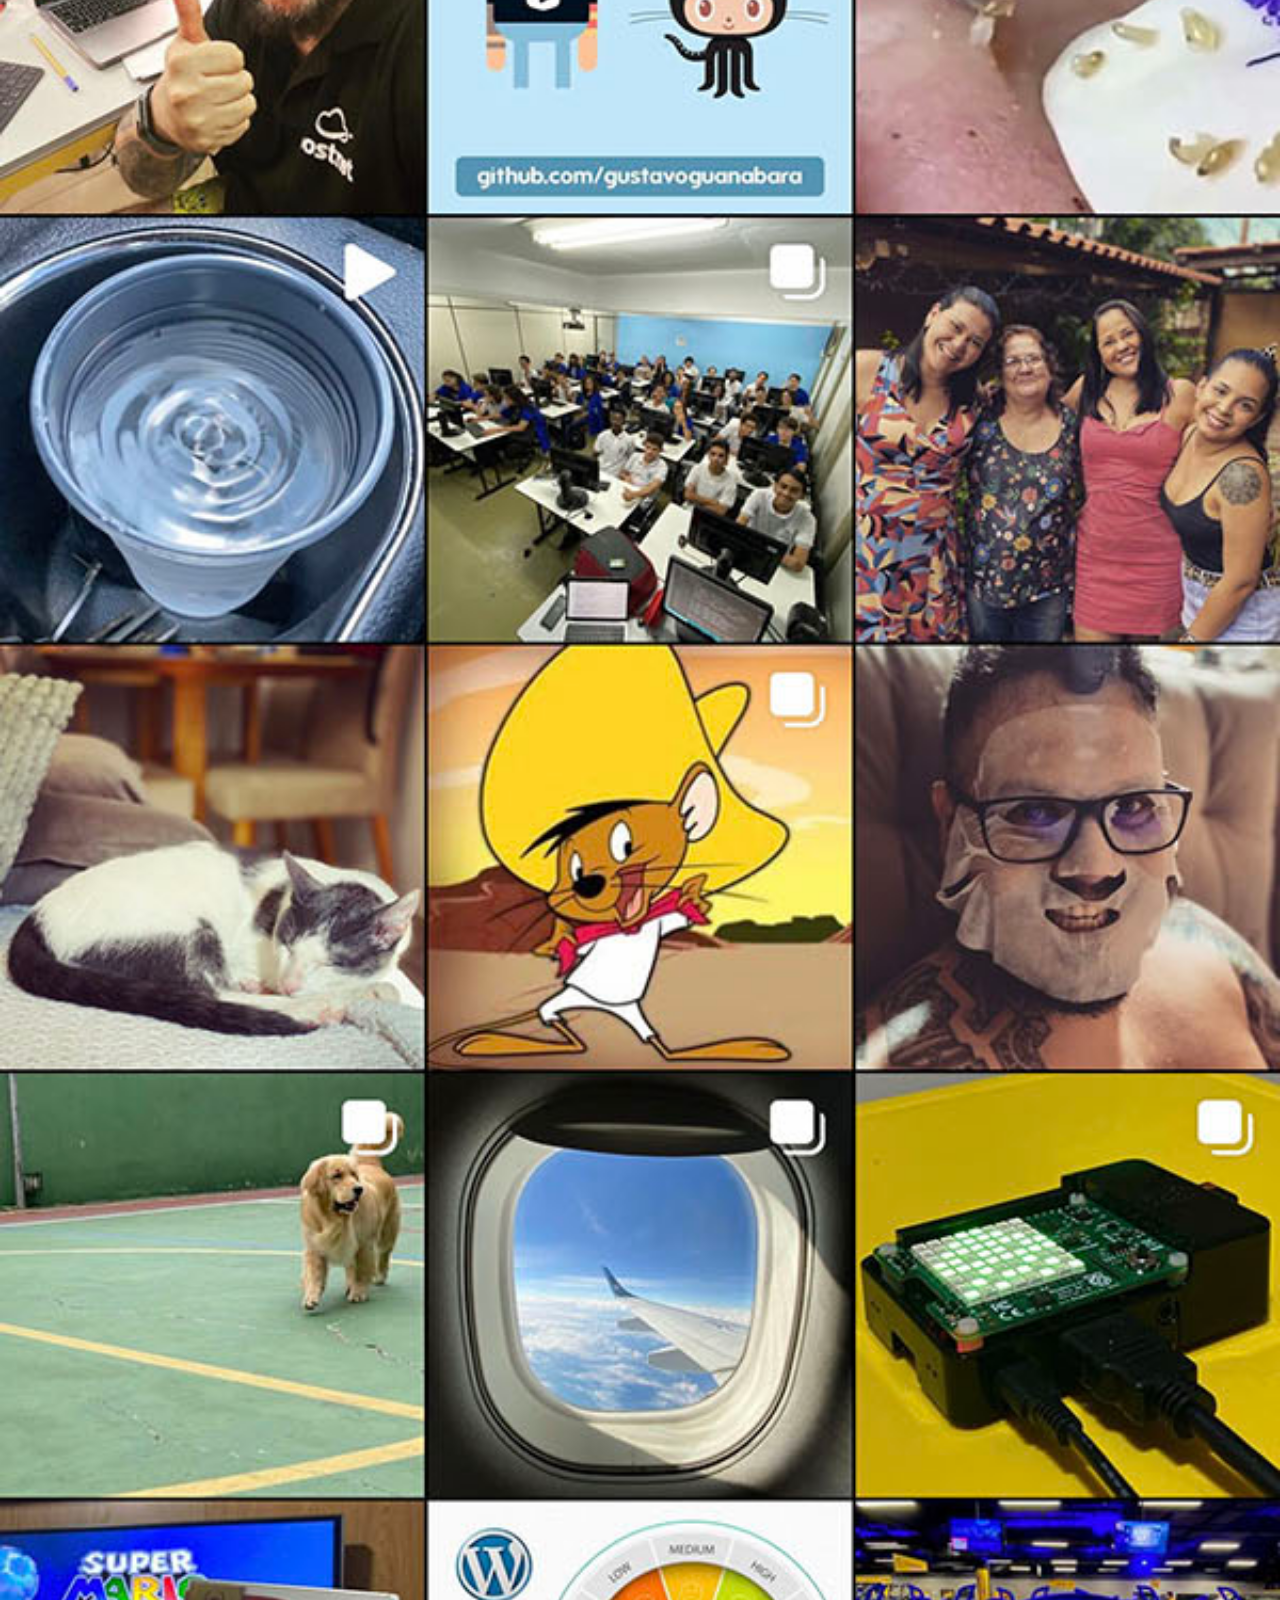
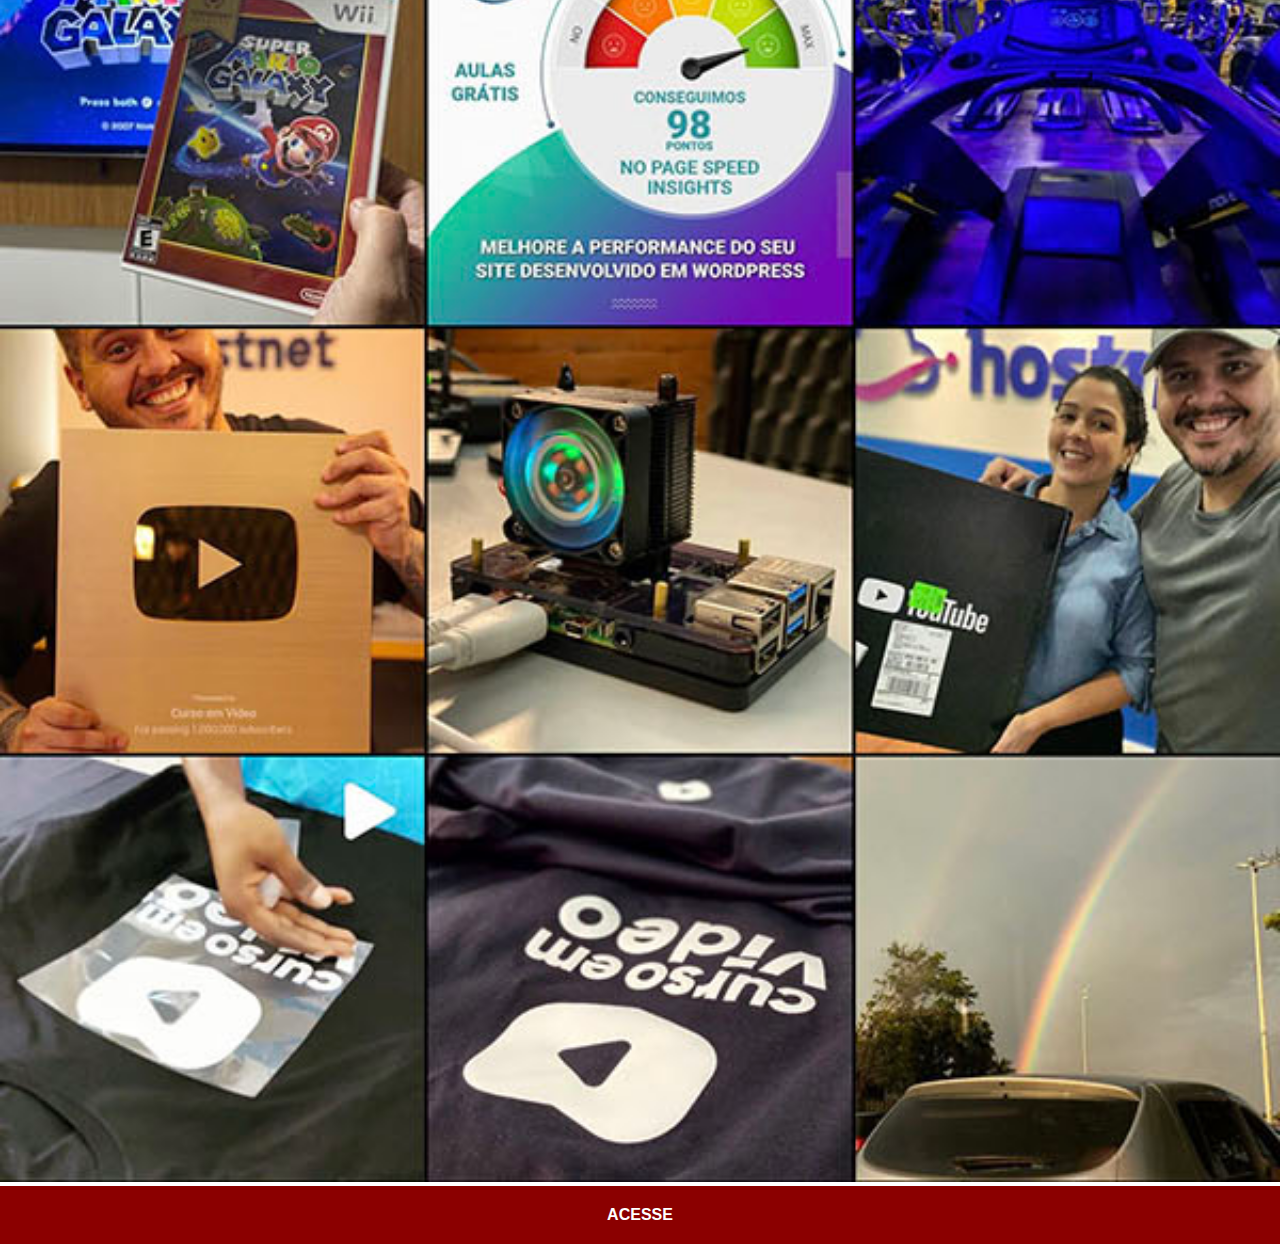
<file: instagram.html>
<!DOCTYPE html>
<html lang="pt-br">
<head>
    <meta charset="UTF-8">
    <meta name="viewport" content="width=device-width, initial-scale=1.0">
    <title>Instagram</title>
    <link rel="stylesheet" href="estilos/social.css">
</head>
<body>
    <img src="imagens/tela-instagram.jpg" alt="Instagran">
    <a href="https://www.instagram.com/gustavoguanabara?igsh=MWVqcW01Y3Rhb2lqeA==" target="_blank">ACESSE</a>
</body>
</html>
</file>
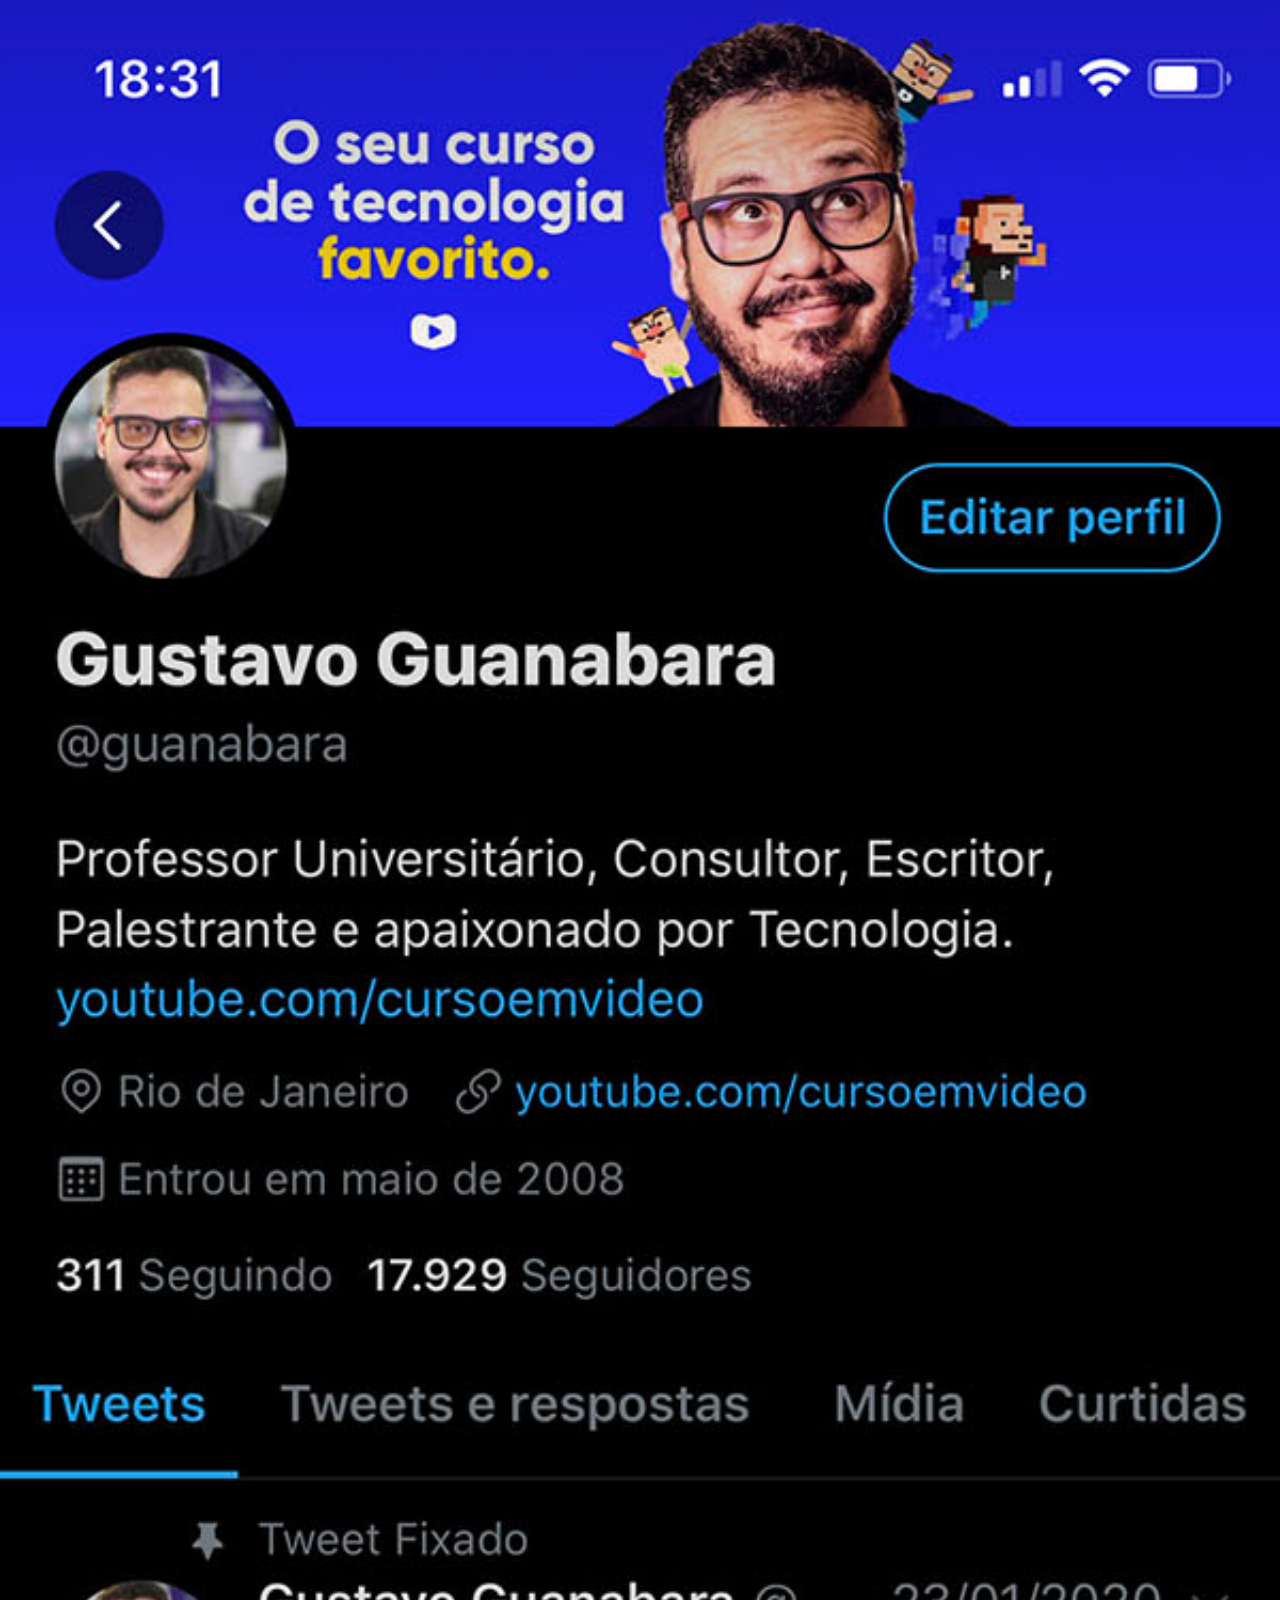
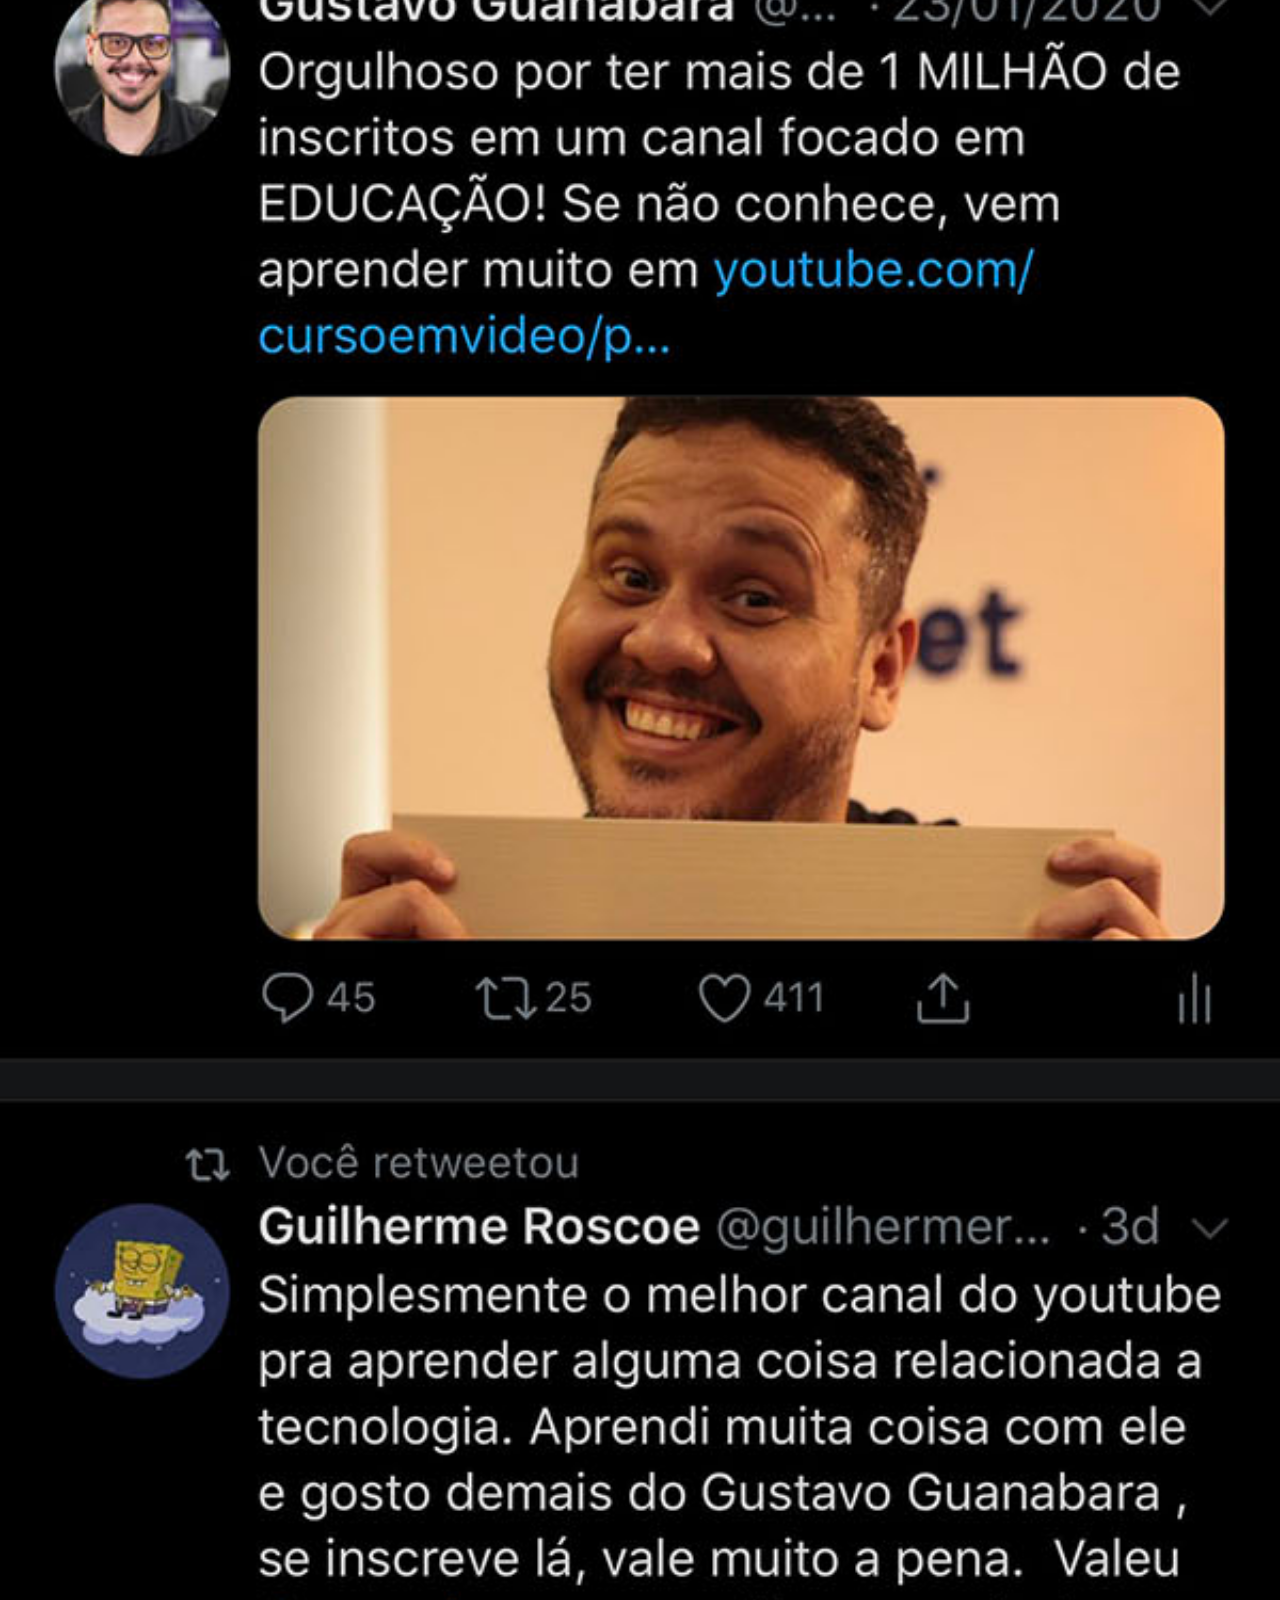
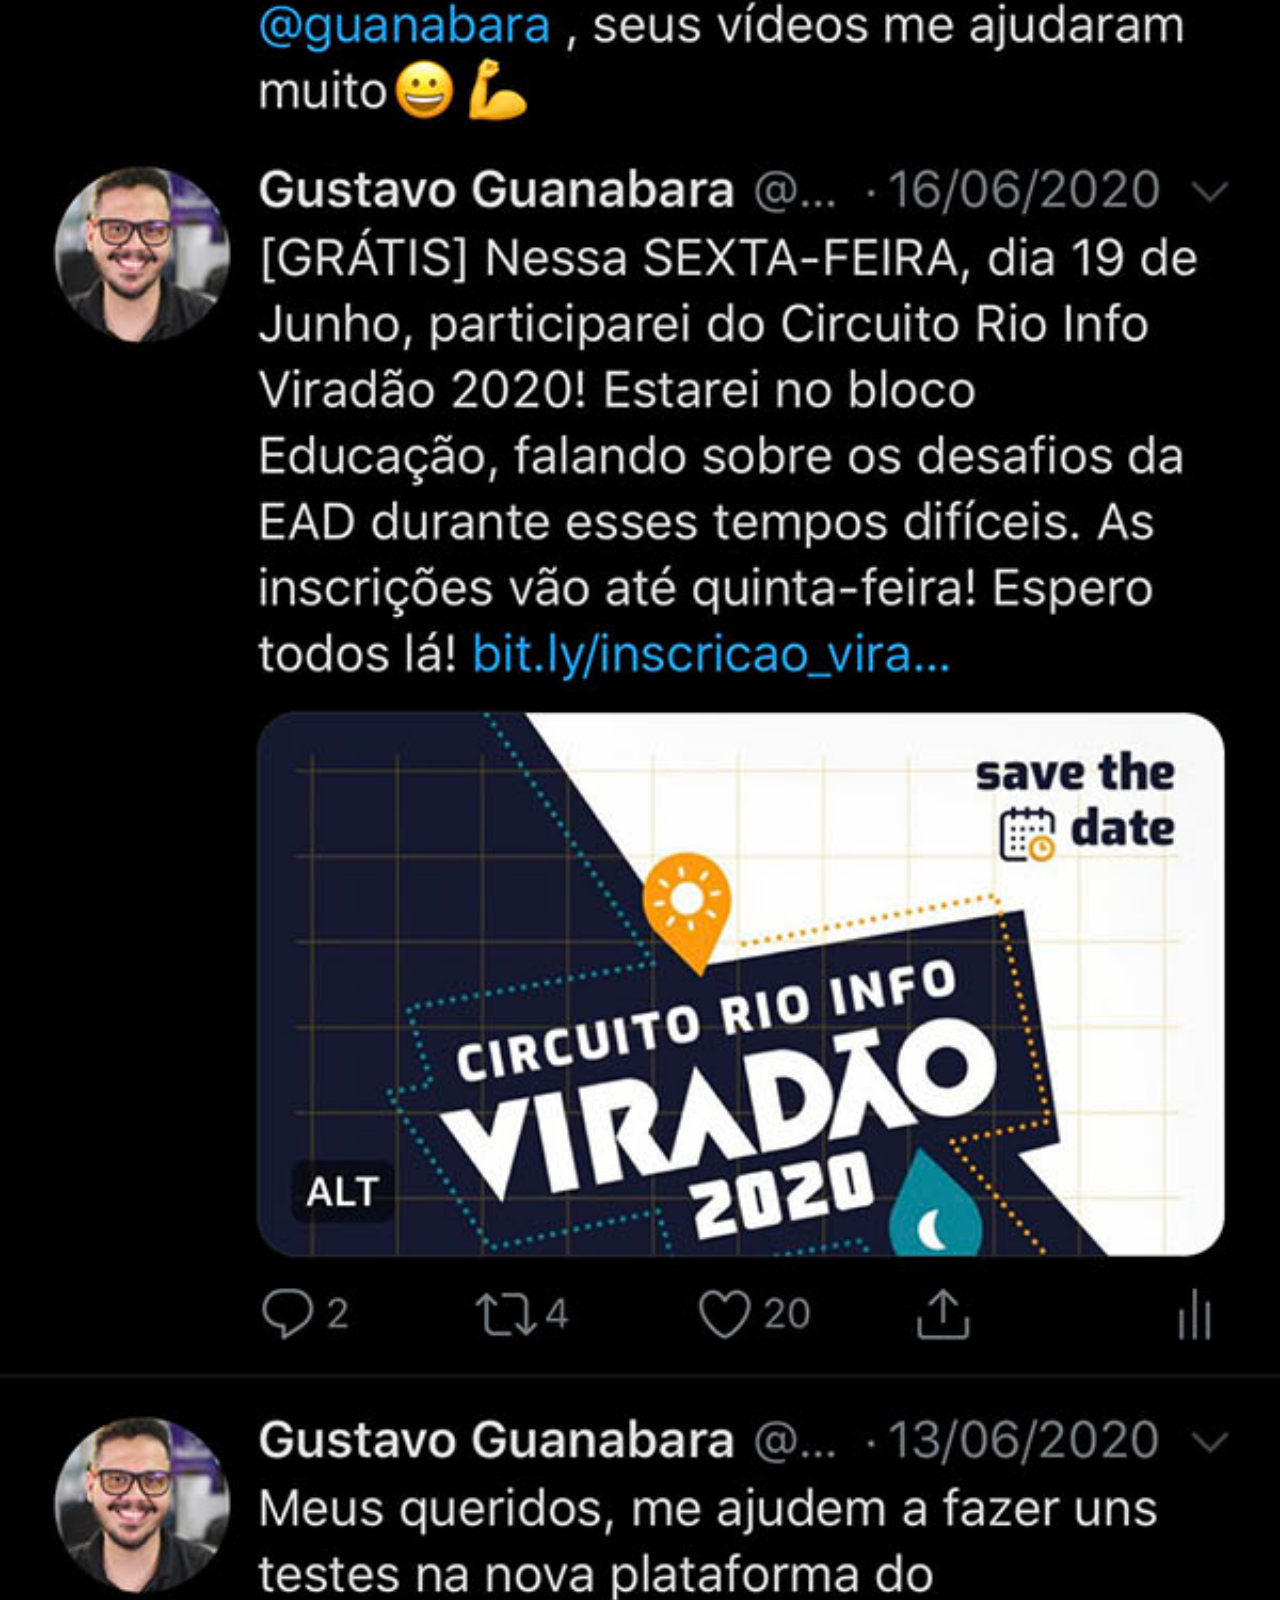
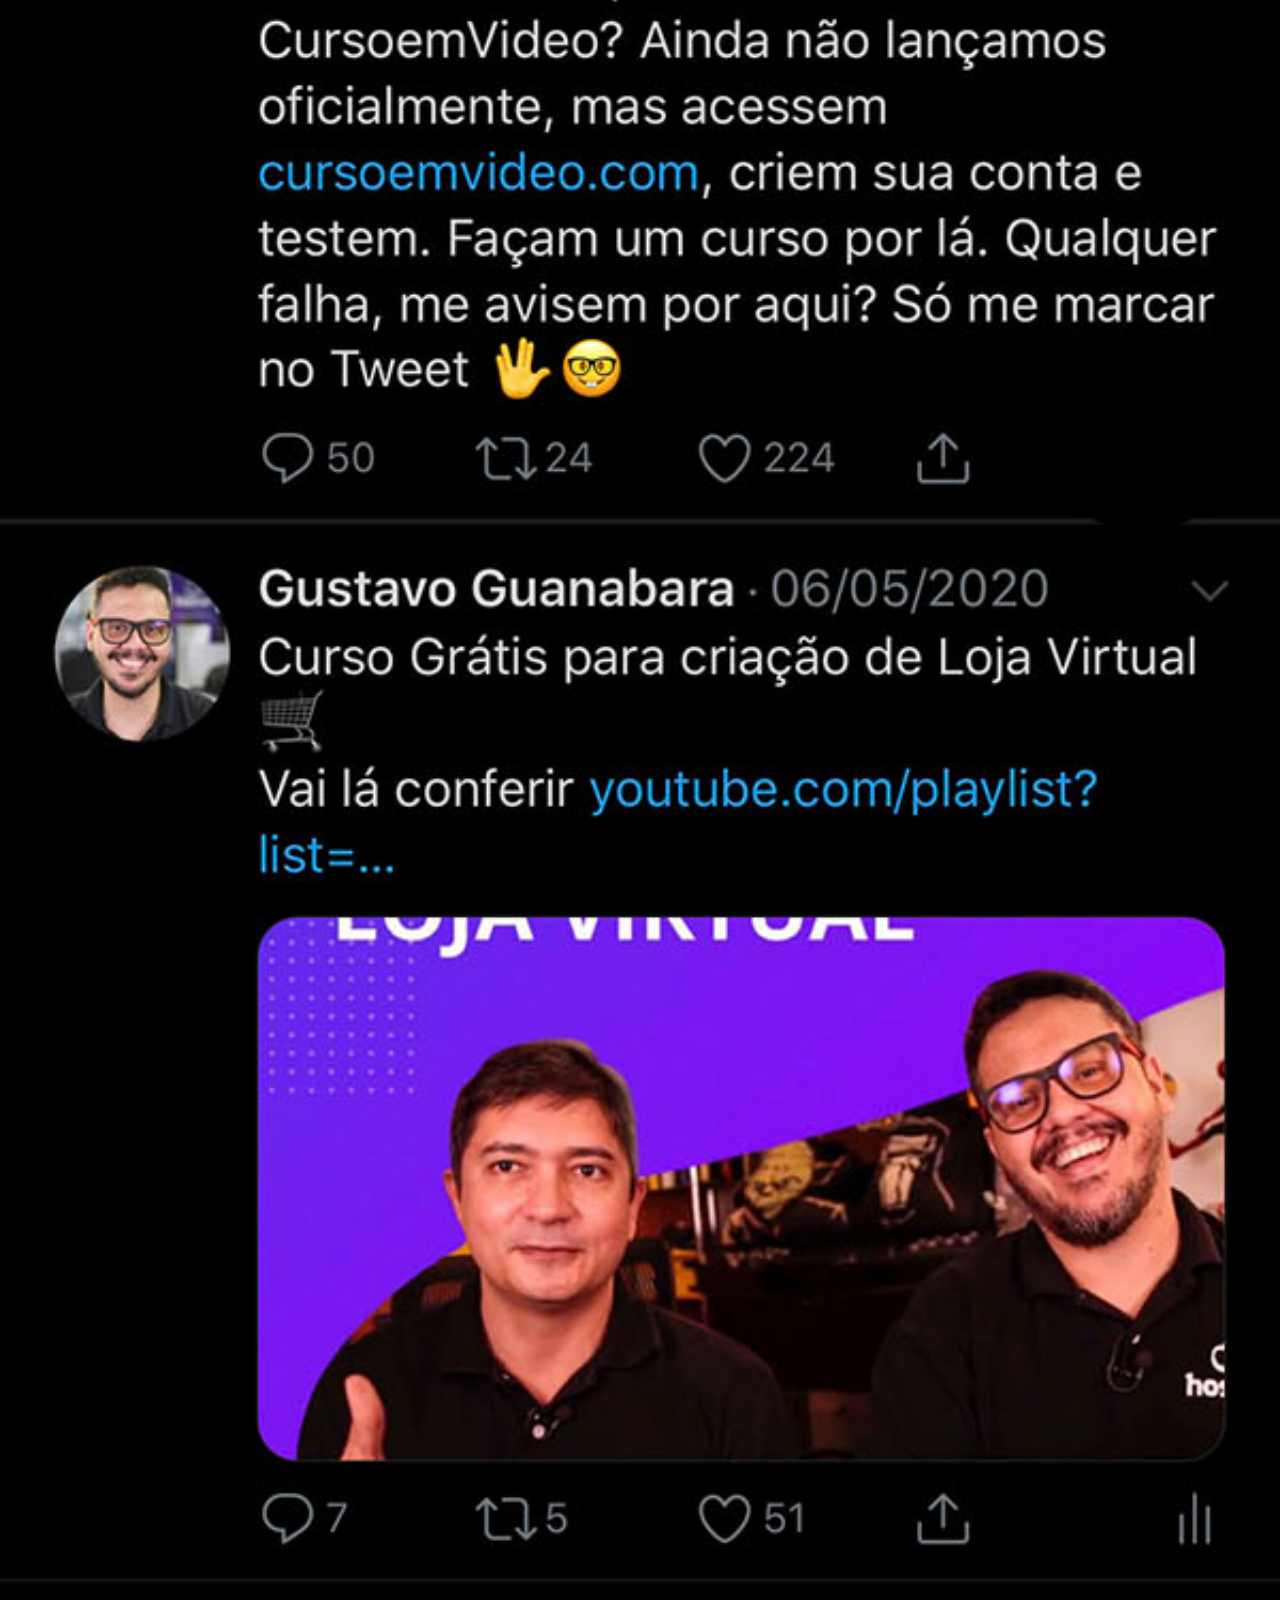
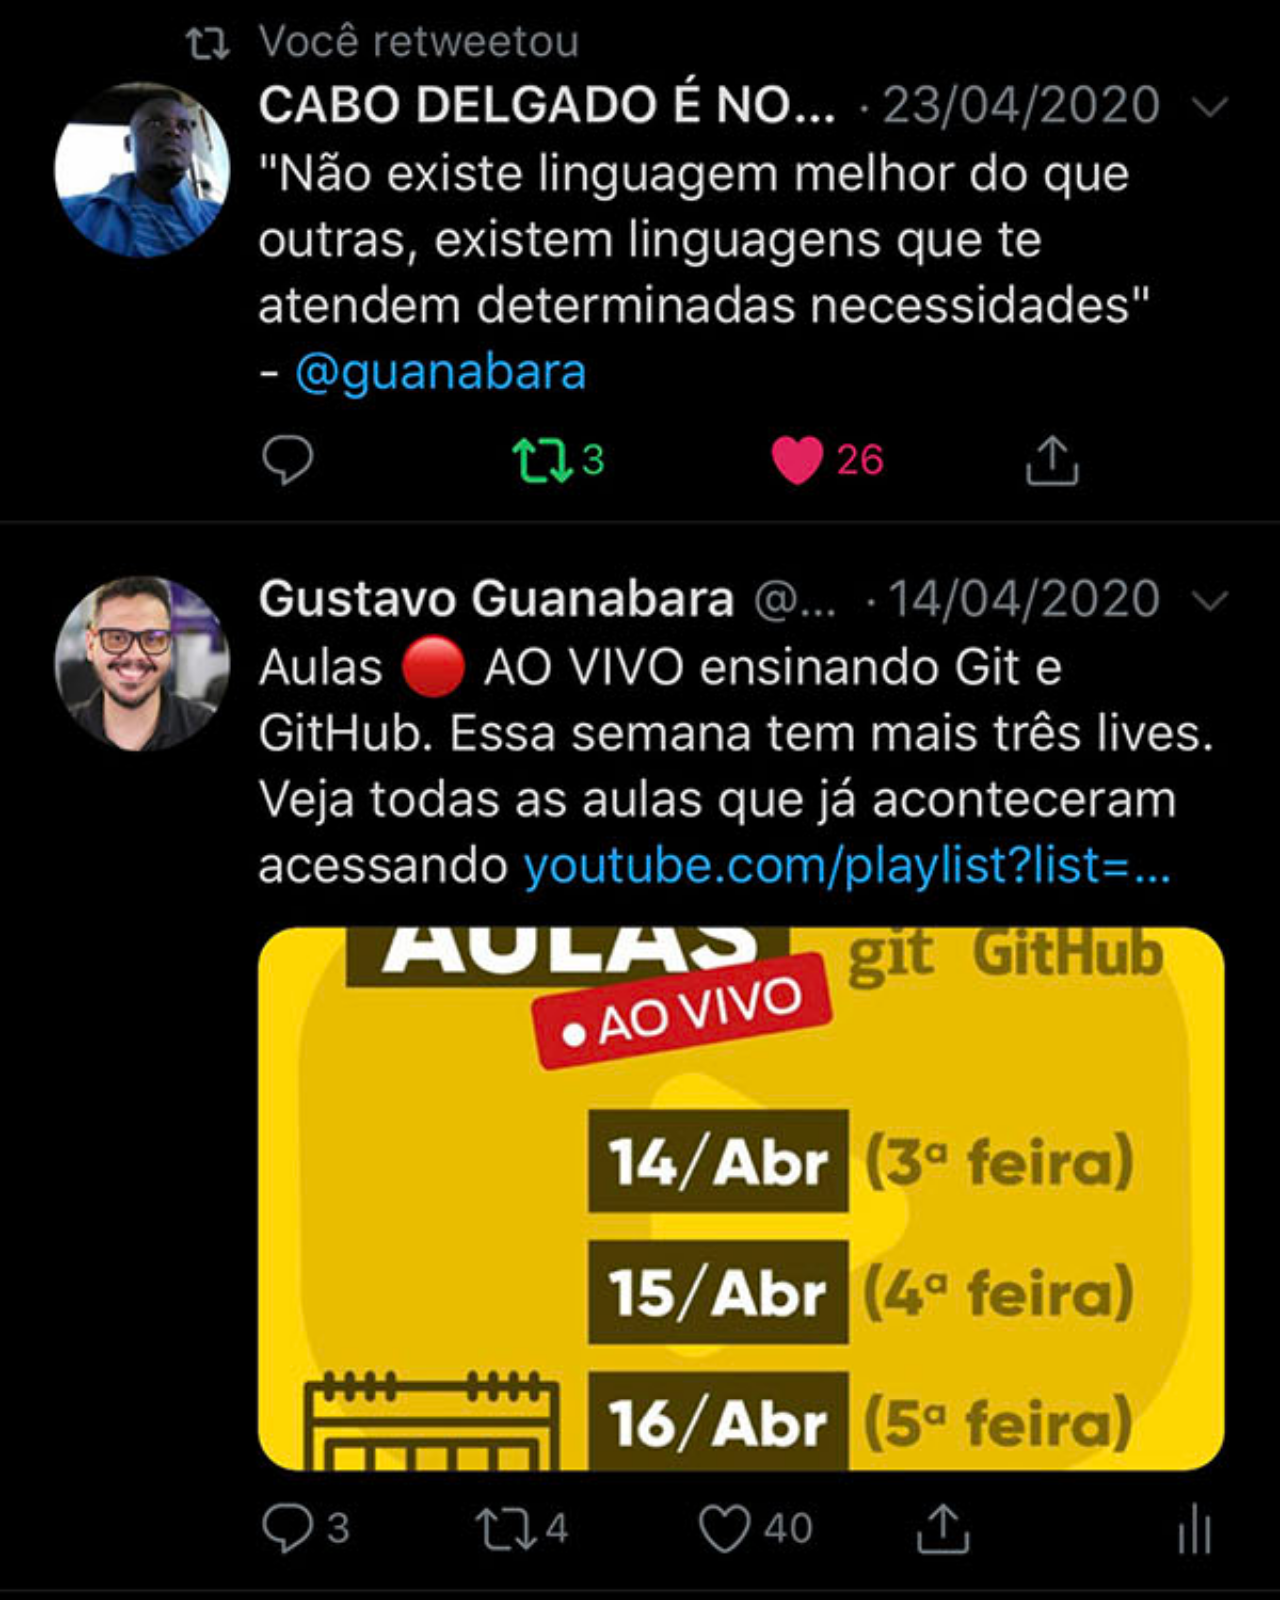
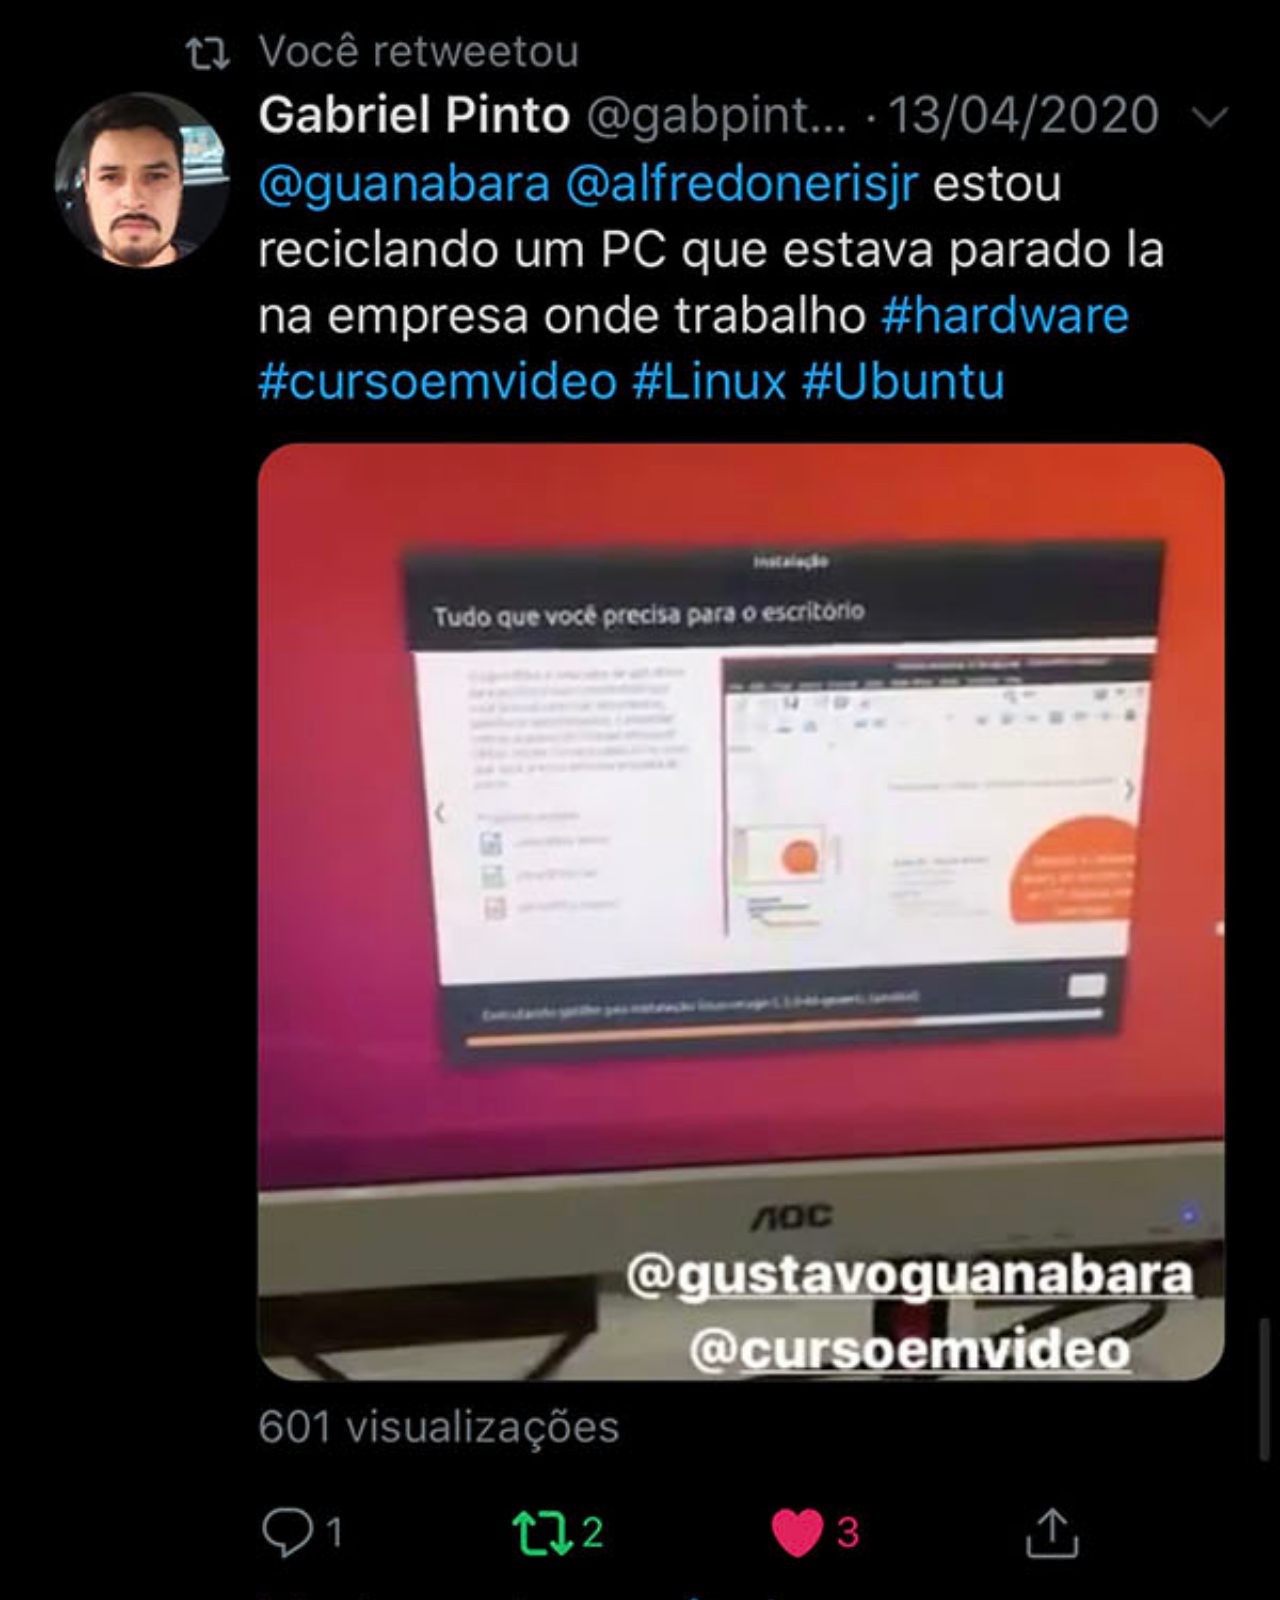
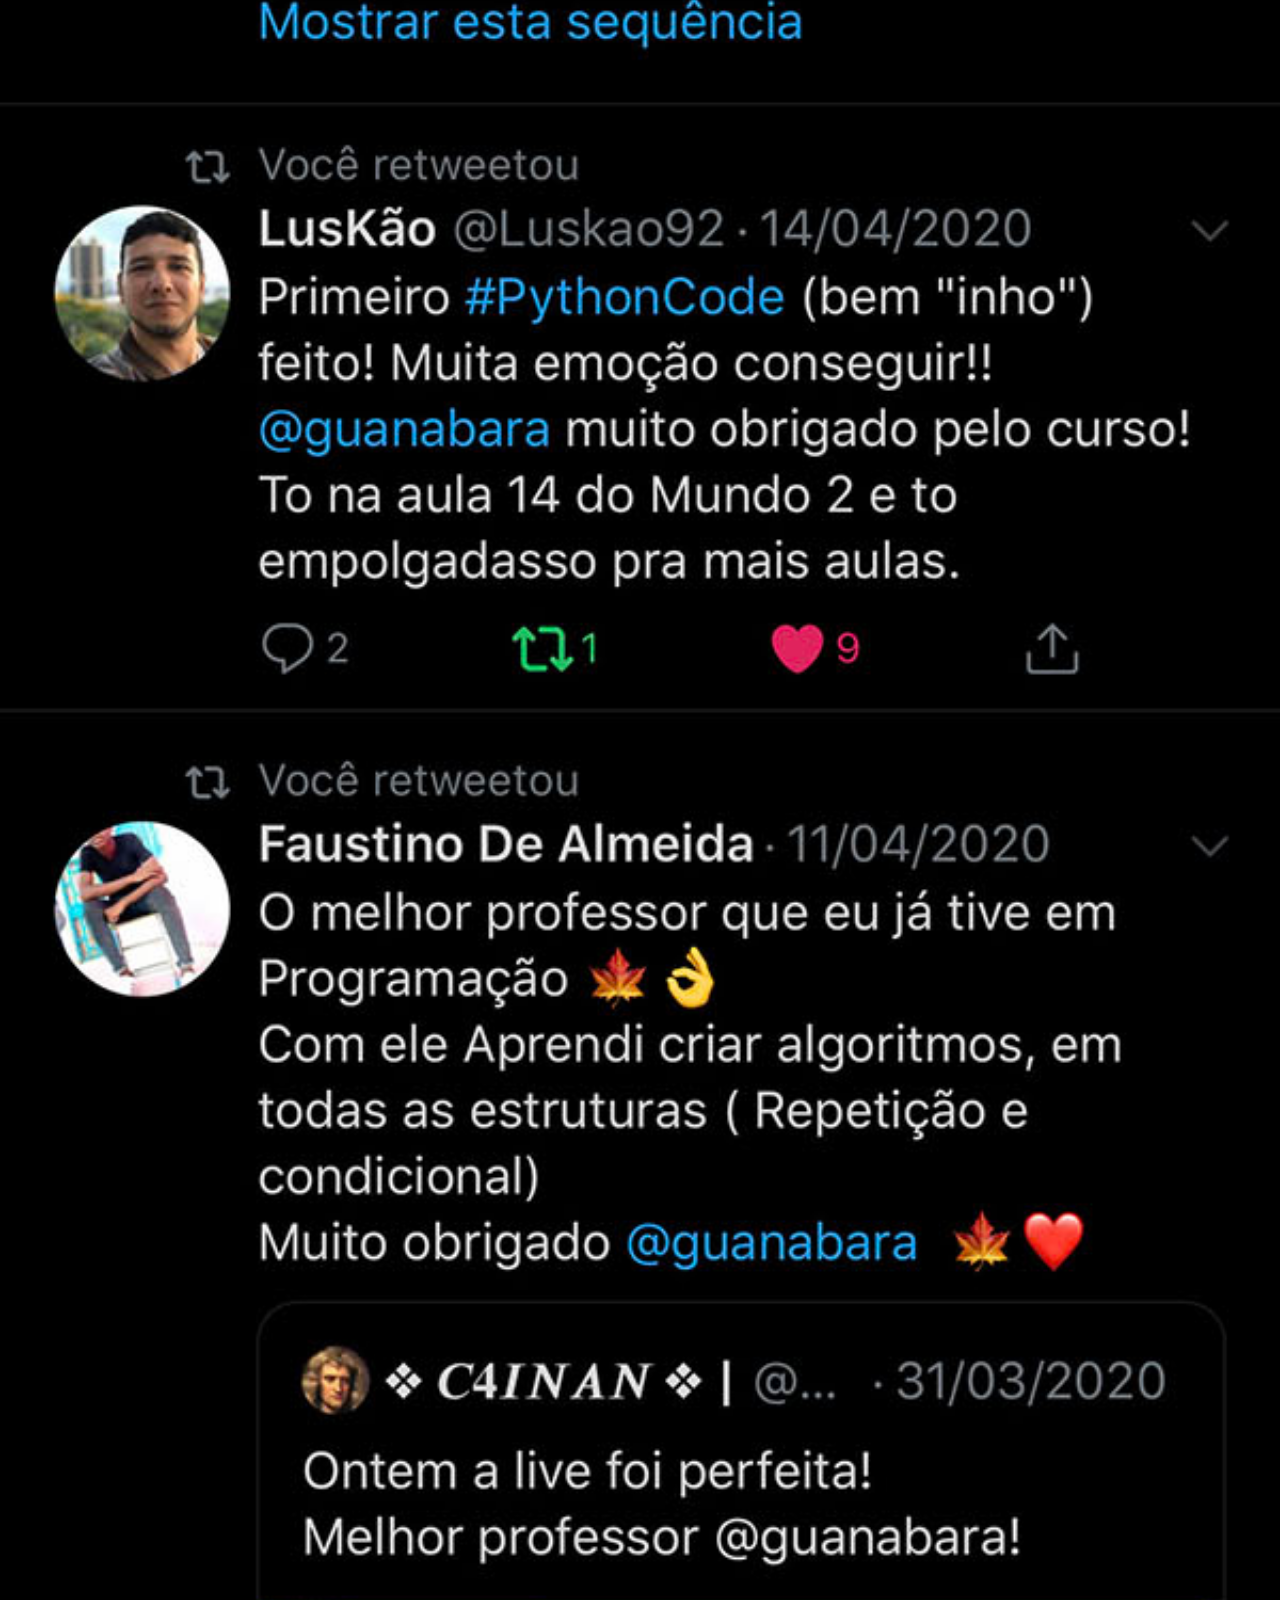
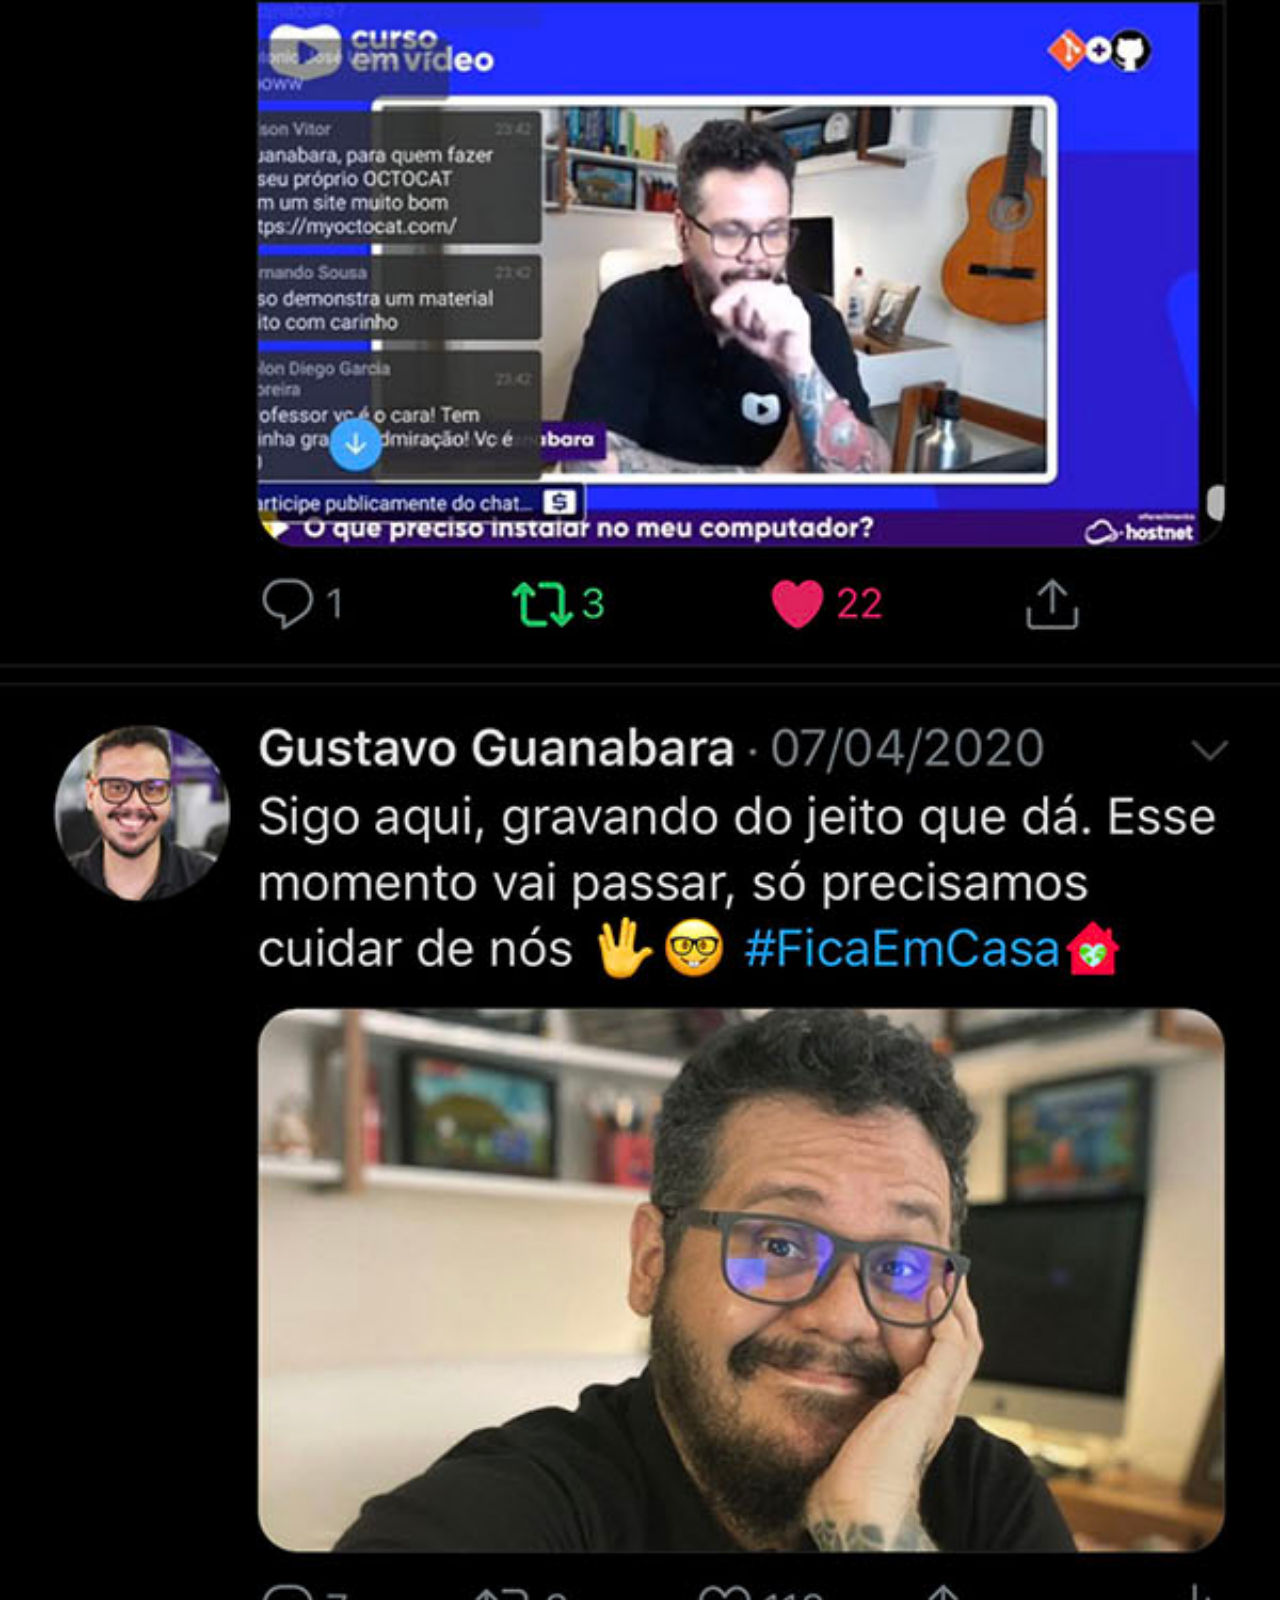
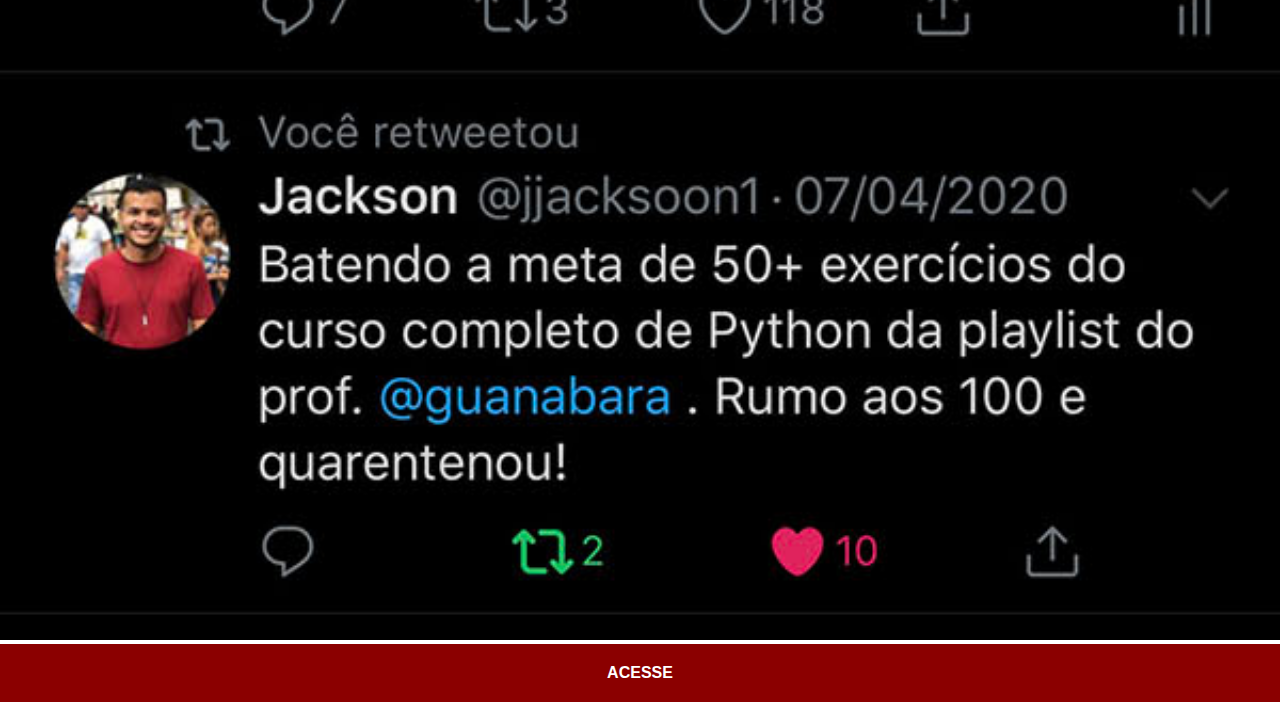
<file: twitter.html>
<!DOCTYPE html>
<html lang="pt-br">
<head>
    <meta charset="UTF-8">
    <meta name="viewport" content="width=device-width, initial-scale=1.0">
    <title>Twitter</title>
    <link rel="stylesheet" href="estilos/social.css">
</head>
<body>
    <img src="imagens/tela-twitter.jpg" alt="Twitter">
    <a href="https://twitter.com/guanabara" target="_blank">ACESSE</a> 
</body>
</html>
</file>
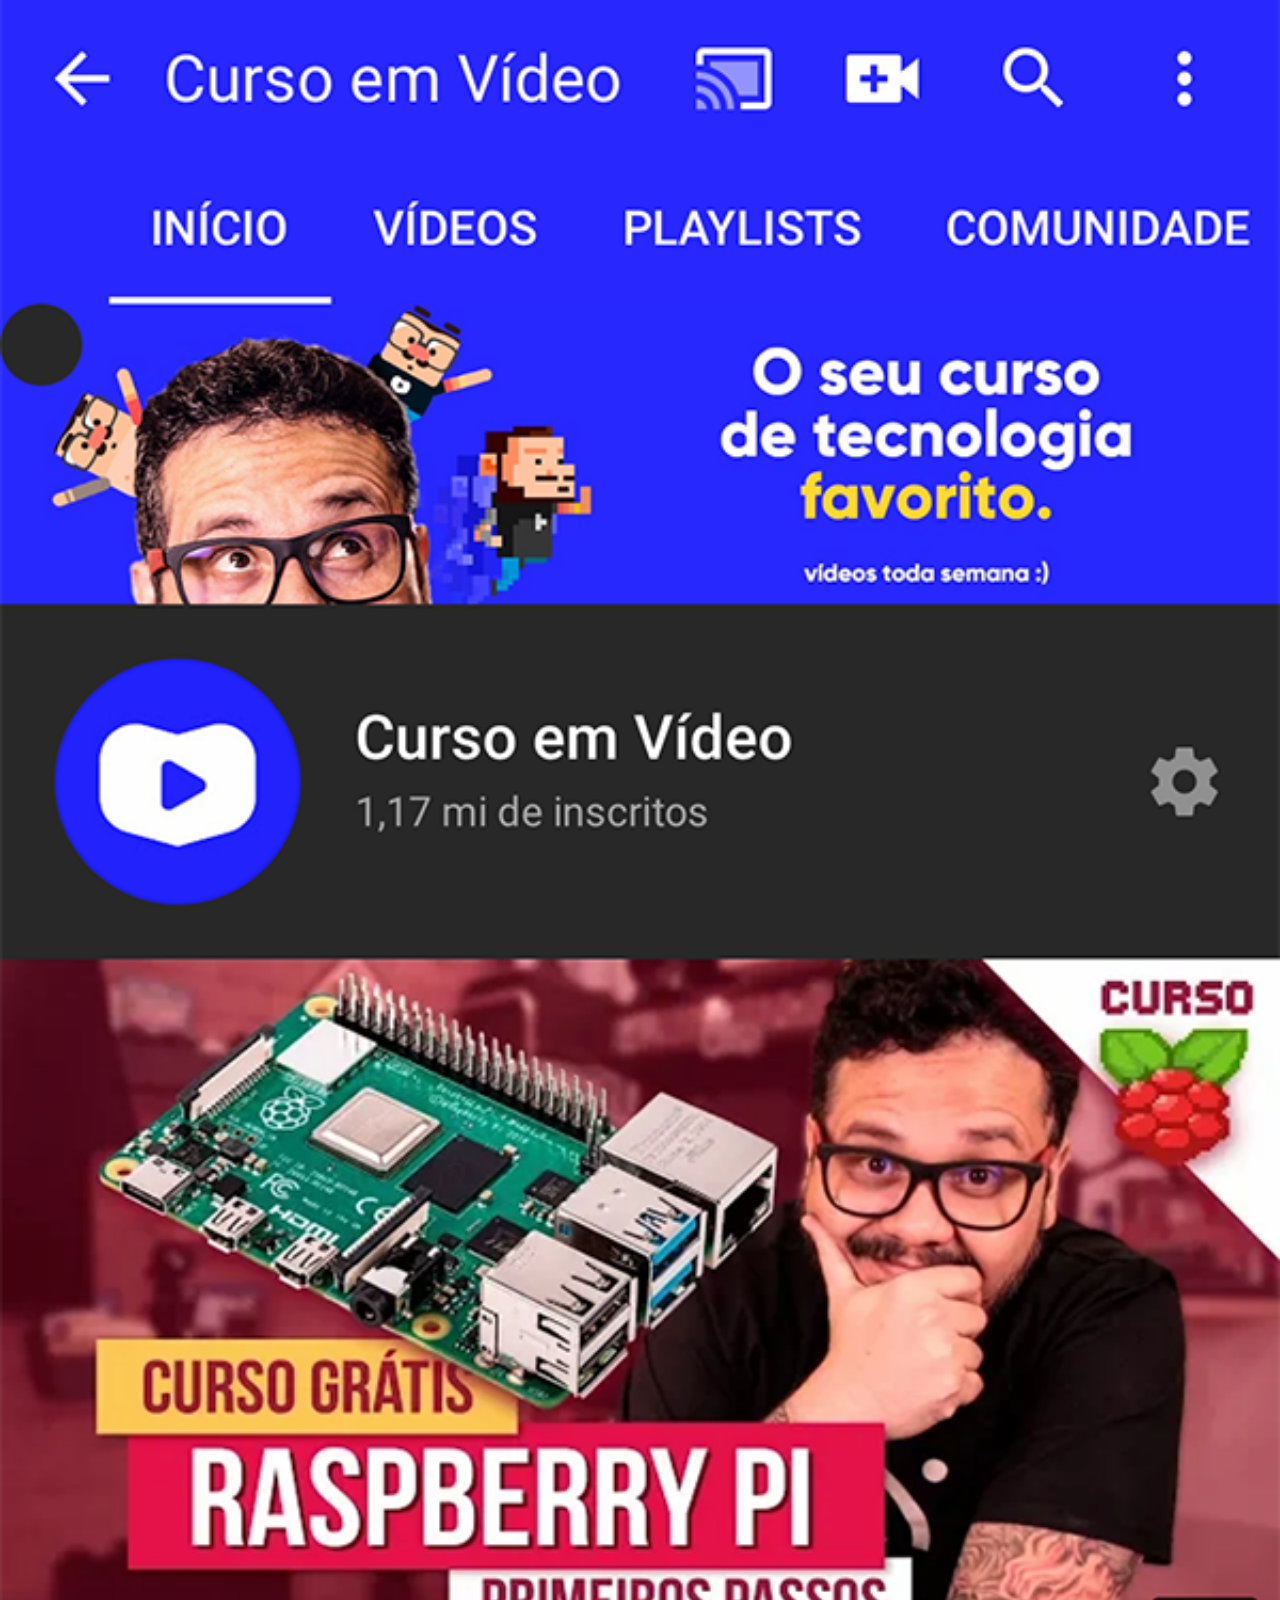
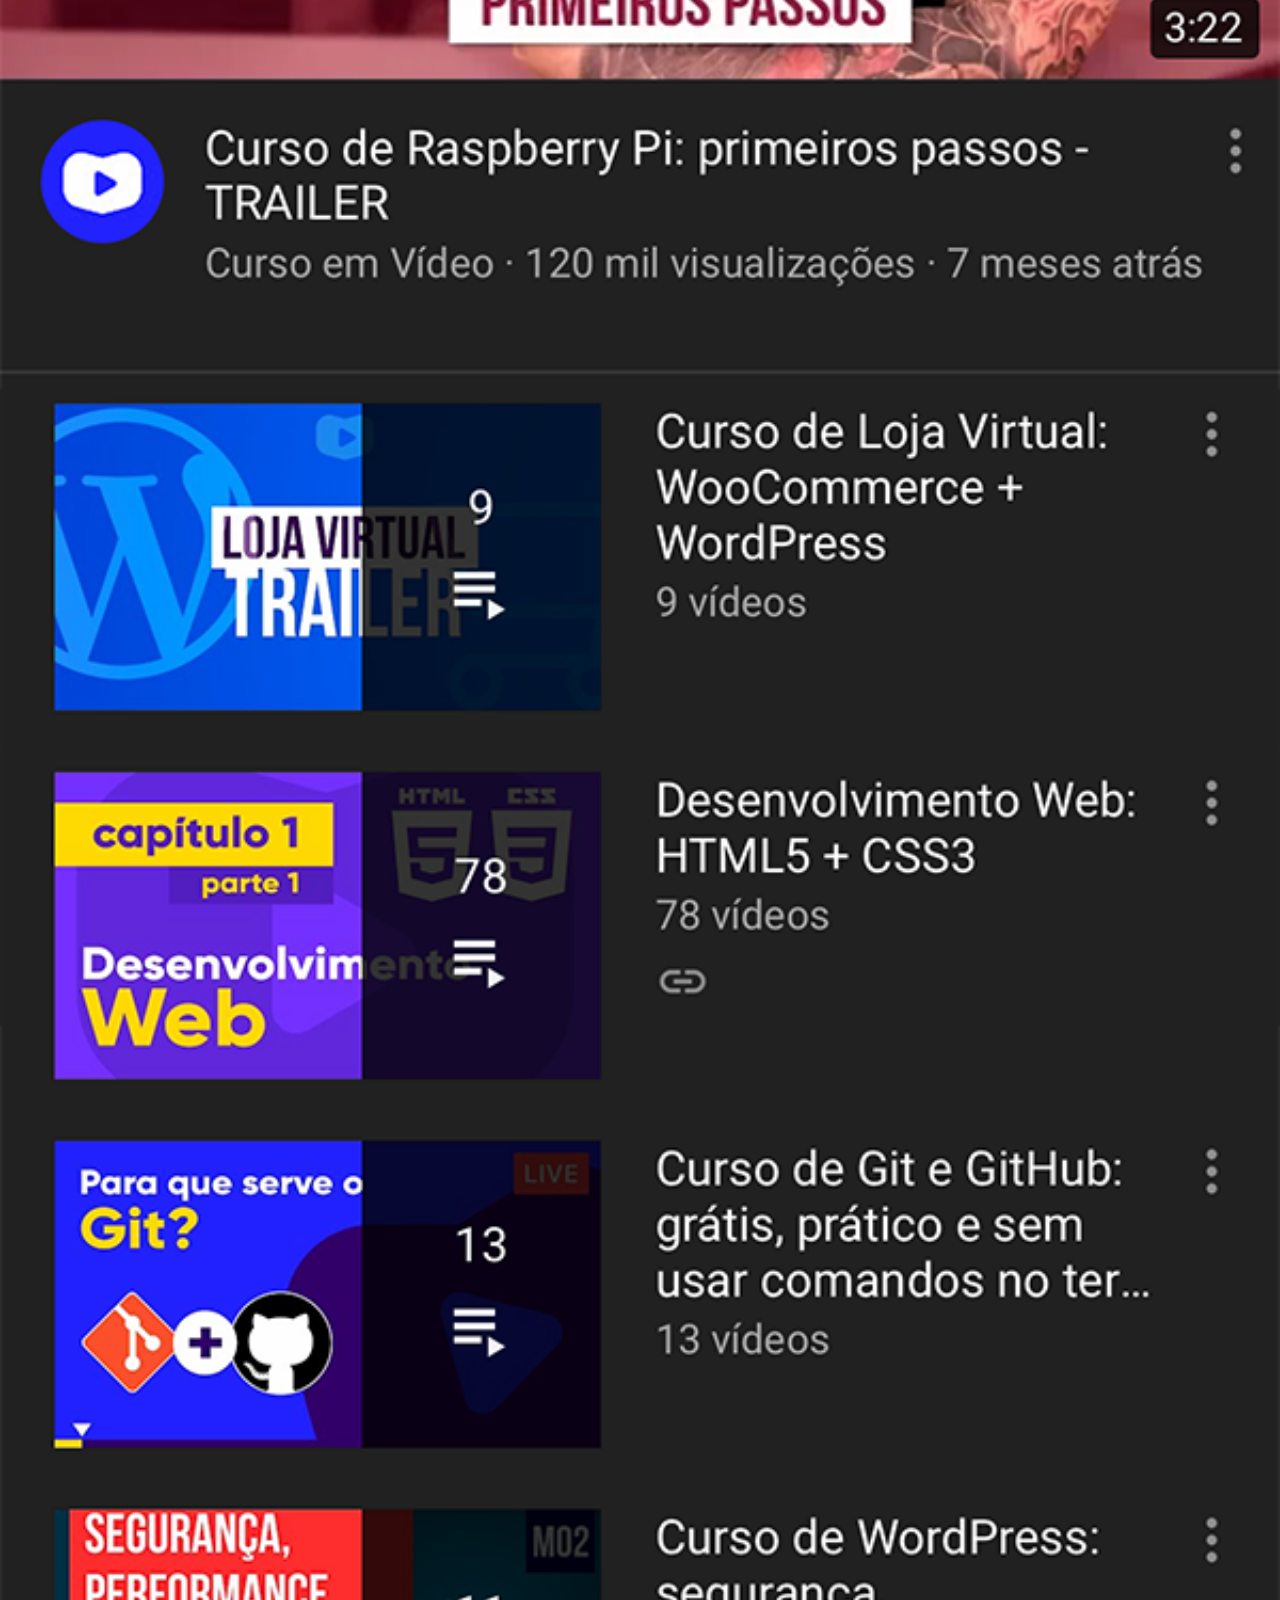
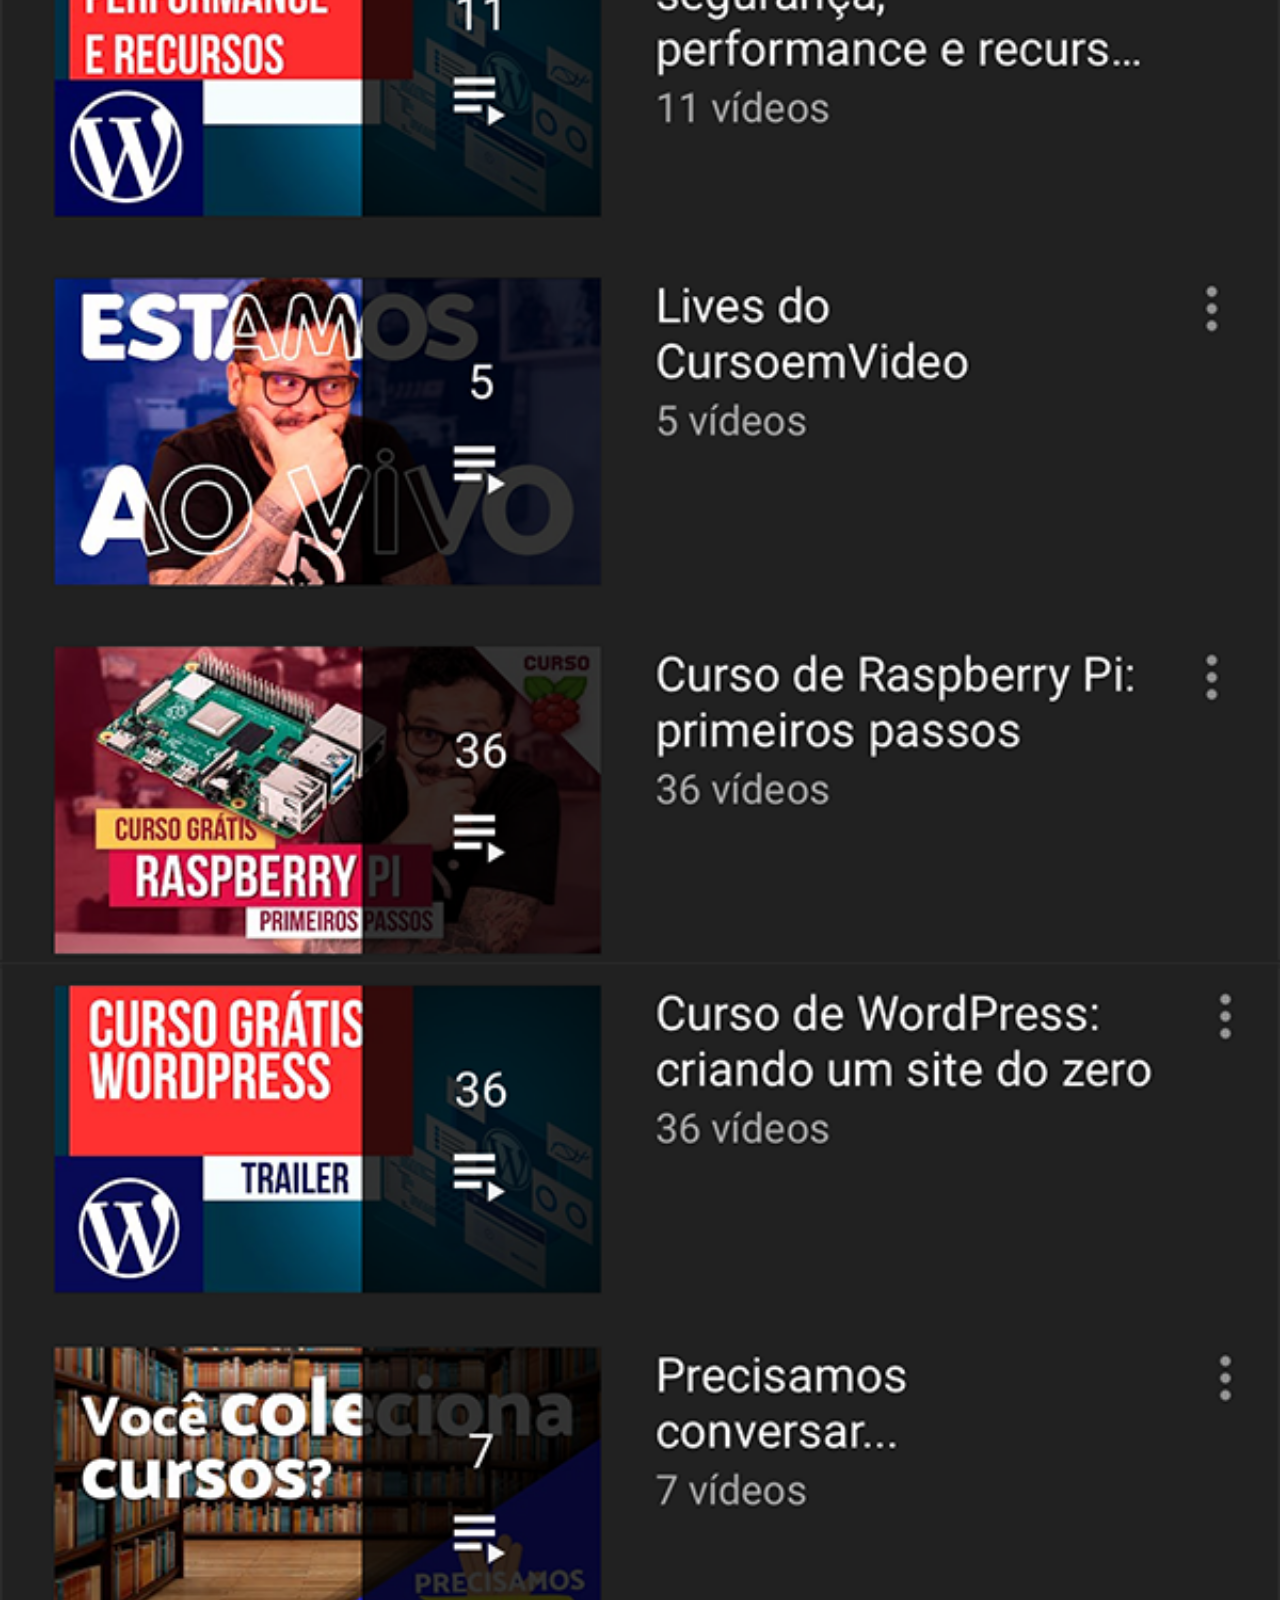
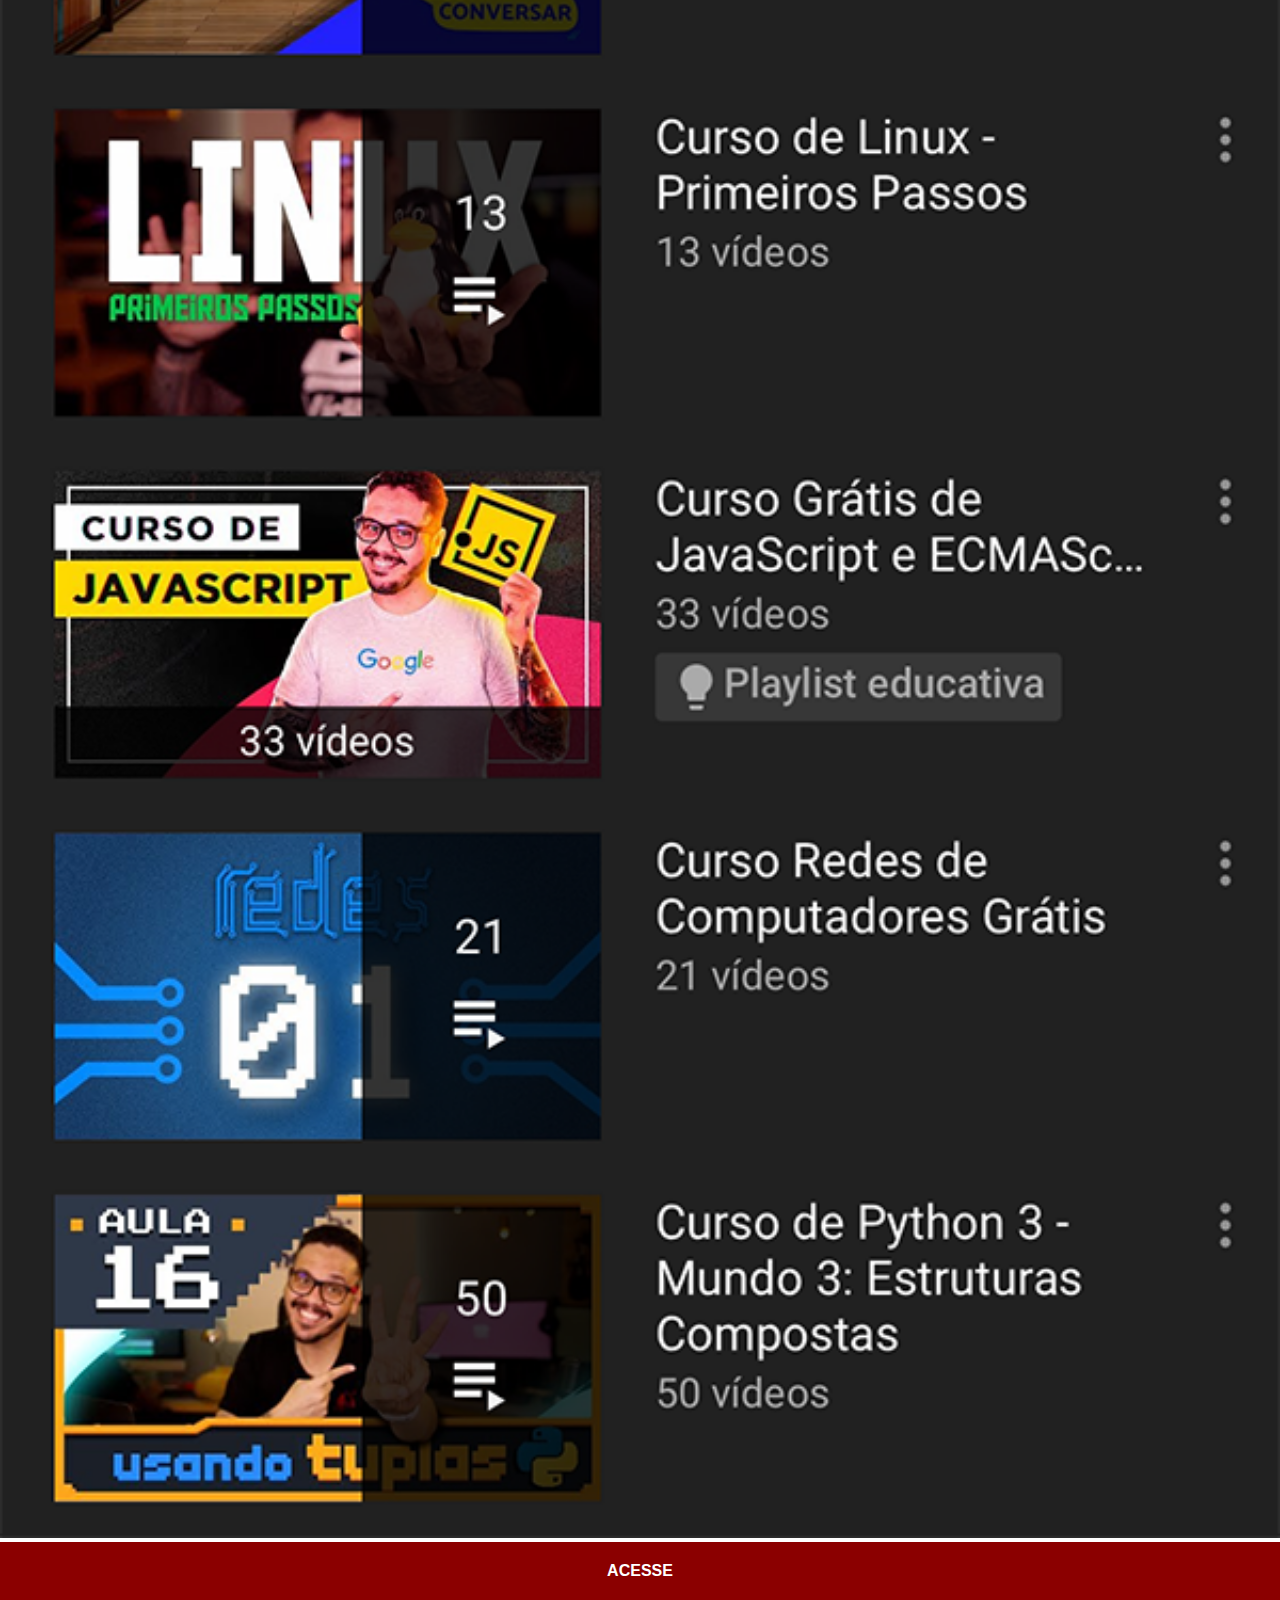
<file: youtube.html>
<!DOCTYPE html>
<html lang="pt-br">
<head>
    <meta charset="UTF-8">
    <meta name="viewport" content="width=device-width, initial-scale=1.0">
    <link rel="stylesheet" href="estilos/social.css">
    <title>YouTube</title>
</head>
<body>
    <img src="imagens/tela-youtube.png" alt="YouTube">
    <a href="https://www.youtube.com/@CursoemVideo/playlists" target="_blank">ACESSE</a>
</body>
</html>
</file>
<file: estilos/style.css>
@charset "UTF-8";

* {
    margin: 0px;
    padding: 0px;
    font-family: Arial, Helvetica, sans-serif;
}

html, body {
    height: 100vh;
    width: 100vw;
}

body {
    background: url('../imagens/fundo-madeira.jpg') no-repeat top center;
    background-size: cover;
    background-attachment: fixed;
}

main {
    height: 100vh;
    position: relative;
}

section#telefone {
    position: absolute;
    top: 50%;
    left: 50%;
    transform: translate(-50%, -50%);
    height: 627px;
    width: 311px;
    background: url('../imagens/frame-iphone.png') no-repeat;
}

iframe#tela {
    position: relative;
    top: 80px;
    left: 22px;
    width: 267px;
    height: 471px;
}

section#redes-sociais {
    text-align: right;
}

section#redes-sociais img {
    width: 50px;
    margin: 10px;
    border-radius: 50%;
    box-shadow: 2px 2px 5px rgba(0, 0, 0, 0.400);
    box-sizing: border-box;
}

section#redes-sociais img:hover {
    border: 2px solid rgba(255, 255, 255, 0.637);
    transform: translate(-3px, -3px);
    box-shadow: 5px 5px 10px rgba(0, 0, 0, 0.623);
    transition: transform 0.3s, border 1s;
}
</file>
<file: estilos/social.css>
@charset "UTF-8";

* {
    margin: 0px;
    padding: 0px;
    font-family: Arial, Helvetica, sans-serif;
}

::-webkit-scrollbar {
    width: 0px;
    height: 0px;
}

img {
    width: 100vw;
}

a {
    display: block;
    background-color: darkred;
    color: white;
    padding: 20px;
    text-align: center;
    font-weight: bolder;
    text-decoration: none;
}

a:hover {
    background-color: red;
}
</file>
